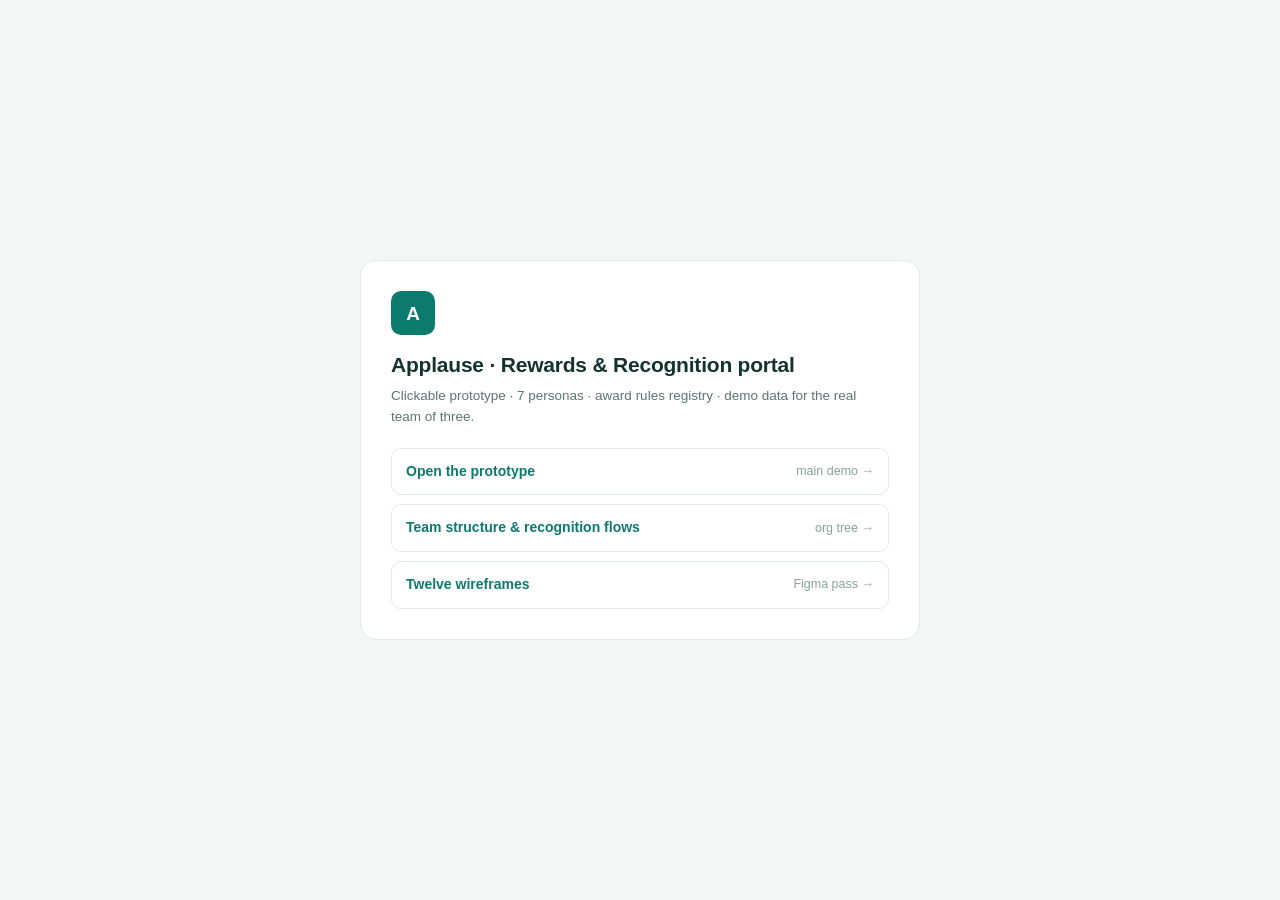
<file: legacy/index.html>
<!DOCTYPE html>
<html lang="en">
<head>
<meta charset="utf-8">
<meta name="viewport" content="width=device-width, initial-scale=1">
<title>RR portal — demo</title>
<style>
  *{box-sizing:border-box;margin:0;padding:0}
  body{
    min-height:100vh;display:grid;place-items:center;
    background:#F3F7F5;color:#14332E;
    font:400 15px/1.55 -apple-system,"Segoe UI",Roboto,Arial,sans-serif;
    padding:24px;
  }
  .card{background:#fff;border:1px solid #E2EAE6;border-radius:16px;max-width:560px;width:100%;padding:30px}
  .mark{width:44px;height:44px;border-radius:10px;background:#0C7A6C;color:#fff;display:grid;place-items:center;font-weight:800;font-size:19px}
  h1{font-size:21px;margin-top:14px;letter-spacing:-.01em}
  p.sub{color:#5E7470;font-size:13.5px;margin-top:4px}
  .links{display:grid;gap:9px;margin-top:20px}
  a{
    display:flex;justify-content:space-between;align-items:center;gap:10px;
    border:1px solid #E2EAE6;border-radius:10px;padding:12px 14px;text-decoration:none;
    color:#0C7A6C;font-weight:600;font-size:14px;
  }
  a:hover{background:#F0F7F5}
  a span{color:#8AA09A;font-weight:400;font-size:12.5px}
</style>
</head>
<body>
<div class="card">
  <span class="mark">A</span>
  <h1>Applause · Rewards &amp; Recognition portal</h1>
  <p class="sub">Clickable prototype · 7 personas · award rules registry · demo data for the real team of three.</p>
  <div class="links">
    <a href="rr-portal-prototype.html">Open the prototype <span>main demo →</span></a>
    <a href="team-structure.html">Team structure &amp; recognition flows <span>org tree →</span></a>
    <a href="rr-wireframes.html">Twelve wireframes <span>Figma pass →</span></a>
  </div>
</div>
</body>
</html>
</file>
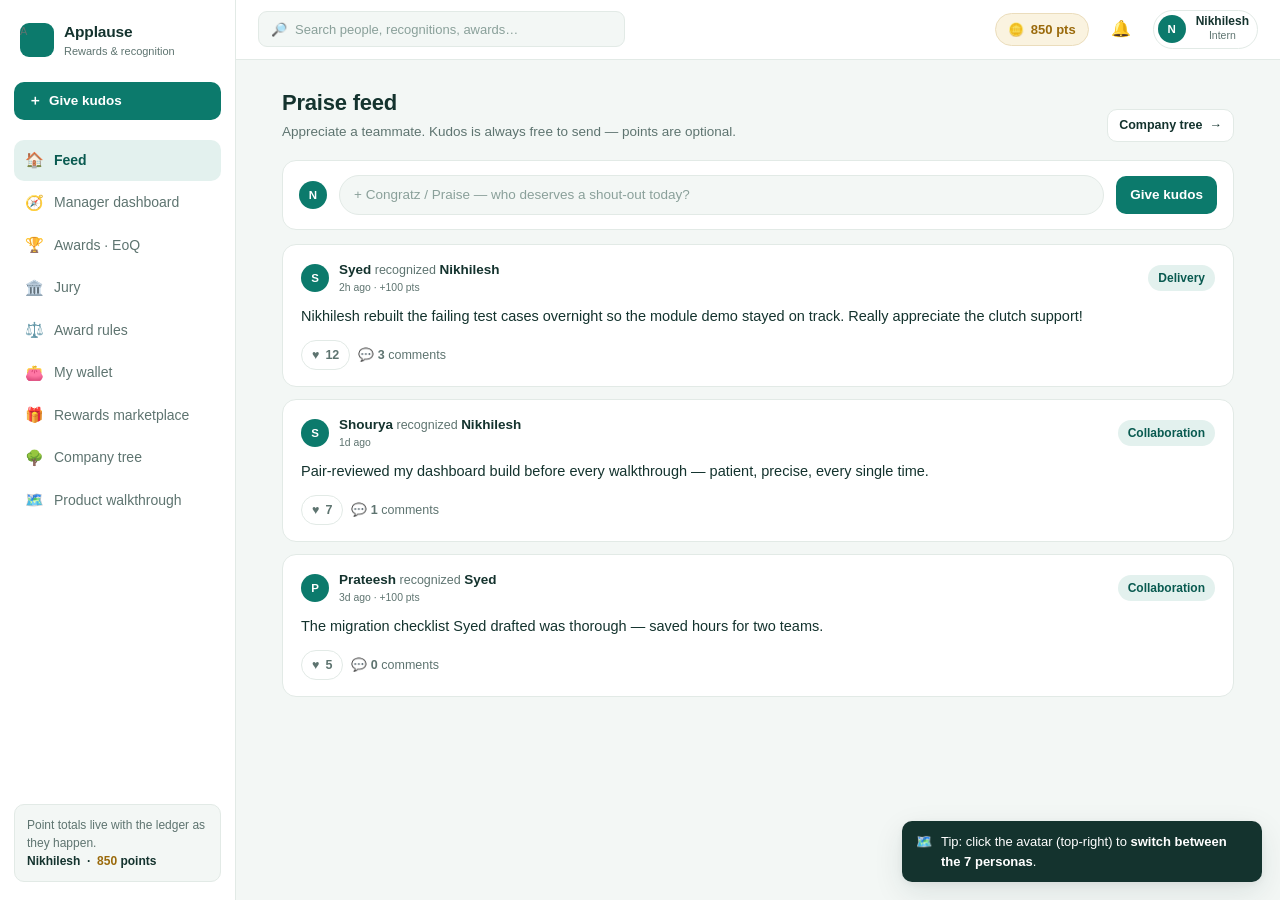
<file: rr-portal-prototype.html>
<!DOCTYPE html>
<html lang="en" dir="ltr">
<head>
<meta charset="utf-8">
<meta name="viewport" content="width=device-width, initial-scale=1">
<title>Applause · Rewards &amp; Recognition portal — clickable prototype</title>
<style>
  :root{
    --bg:#F3F7F5;
    --surface:#FFFFFF;
    --ink:#14332E;
    --muted:#5E7470;
    --faint:#8AA09A;
    --line:#E2EAE6;
    --line-soft:#EDF2F0;
    --teal:#0C7A6C;
    --teal-ink:#095A50;
    --teal-soft:#E3F1EE;
    --gold:#9A6A0B;
    --gold-soft:#FAF3E0;
    --green:#2E7D45;
    --red:#B3403F;
    --red-soft:#F9ECEC;
    --like:#D6455D;
    --shadow:0 10px 30px rgba(20,51,46,.10), 0 2px 8px rgba(20,51,46,.06);
    --r-lg:14px; --r-md:10px; --r-sm:7px;
    color-scheme:light;
  }
  *{box-sizing:border-box;margin:0;padding:0}
  html{scroll-behavior:smooth}
  body{
    background:var(--bg);
    color:var(--ink);
    font:400 14px/1.5 -apple-system,"Segoe UI",Roboto,"Helvetica Neue",Arial,sans-serif;
    font-feature-settings:"tnum" 1;
  }
  button{font:inherit;color:inherit;cursor:pointer;border:0;background:none}
  button:focus-visible,a:focus-visible,input:focus-visible,select:focus-visible,textarea:focus-visible{
    outline:2px solid var(--teal);outline-offset:2px;border-radius:var(--r-sm);
  }
  input,select,textarea{font:inherit;color:inherit}

  /* ================= app shell ================= */
  .app{display:grid;grid-template-columns:236px 1fr;min-height:100vh}
  .sidebar{
    background:var(--surface);border-right:1px solid var(--line);
    padding:18px 14px;display:flex;flex-direction:column;gap:20px;
    position:sticky;top:0;height:100vh;overflow:auto;
  }
  .logo{display:flex;align-items:center;gap:10px;padding:2px 6px}
  .logomark{
    width:34px;height:34px;border-radius:9px;background:var(--teal);color:#fff;
    font-weight:800;font-size:16px;display:grid;place-items:center;flex:none;
  }
  .logo b{font-size:15.5px;letter-spacing:-.01em}
  .logo span{display:block;font-size:11px;color:var(--muted);font-weight:400}
  nav.nav{display:grid;gap:2px}
  .nav button{
    display:flex;align-items:center;gap:10px;width:100%;text-align:left;
    padding:9px 10px;border-radius:var(--r-md);color:var(--muted);
  }
  .nav button:hover{background:var(--line-soft);color:var(--ink)}
  .nav button.active{background:var(--teal-soft);color:var(--teal-ink);font-weight:600}
  .nav .ic{width:20px;display:grid;place-items:center;font-size:15px;opacity:.9}
  .nav .badge{
    margin-left:auto;background:var(--teal);color:#fff;font-size:10.5px;font-weight:700;
    border-radius:99px;min-width:18px;height:18px;display:grid;place-items:center;padding:0 5px;
  }
  .grade{
    margin-top:auto;background:var(--bg);border:1px solid var(--line);
    border-radius:var(--r-md);padding:11px 12px;font-size:12px;color:var(--muted);
  }
  .grade b{color:var(--ink)}
  .grade .pts{font-weight:700;color:var(--gold)}

  .main{display:flex;flex-direction:column;min-width:0}
  .topbar{
    position:sticky;top:0;z-index:40;background:var(--surface);
    border-bottom:1px solid var(--line);
    display:flex;align-items:center;gap:14px;padding:10px 22px;
  }
  .search{
    flex:1;max-width:380px;height:36px;border:1px solid var(--line);border-radius:9px;
    background:var(--bg);display:flex;align-items:center;gap:8px;
    padding:0 12px;color:var(--faint);font-size:13px;
  }
  .spacer{flex:1}
  .pointschip{
    display:flex;align-items:center;gap:7px;background:var(--gold-soft);
    border:1px solid #EBDDBC;color:var(--gold);font-weight:700;font-size:13px;
    border-radius:99px;padding:6px 12px;cursor:pointer;
  }
  .iconbtn{
    position:relative;width:36px;height:36px;border-radius:var(--r-md);
    display:grid;place-items:center;color:var(--muted);font-size:16px;
    border:1px solid transparent;
  }
  .iconbtn:hover{background:var(--line-soft);color:var(--ink)}
  .iconbtn .dot{
    position:absolute;top:5px;right:6px;min-width:16px;height:16px;border-radius:99px;
    background:var(--like);color:#fff;font-size:9.5px;font-weight:700;
    display:grid;place-items:center;padding:0 4px;
  }
  .who{
    display:flex;align-items:center;gap:10px;padding:4px 8px 4px 4px;
    border-radius:99px;border:1px solid var(--line);
  }
  .who:hover{background:var(--line-soft)}
  .avatar{
    width:28px;height:28px;border-radius:50%;display:grid;place-items:center;flex:none;
    font-size:11.5px;font-weight:700;color:#fff;background:var(--teal);
  }
  .avatar.gold{background:#B98A1C}
  .who small{font-size:12px;font-weight:600;line-height:1.1;display:block}
  .who s{text-decoration:none;font-size:10.5px;color:var(--muted);display:block}

  /* ================= views ================= */
  .view{width:100%;max-width:1000px;margin:0 auto;padding:26px 24px 60px}
  .viewtitle{font-size:22px;font-weight:700;letter-spacing:-.01em}
  .viewsub{color:var(--muted);font-size:13.5px;margin-top:3px}
  .vhead{display:flex;align-items:flex-end;justify-content:space-between;gap:14px;margin-bottom:18px;flex-wrap:wrap}
  .card{
    background:var(--surface);border:1px solid var(--line);border-radius:var(--r-lg);
  }
  .pad{padding:18px}
  .grid2{display:grid;grid-template-columns:1fr 1fr;gap:16px}
  .grid3{display:grid;grid-template-columns:repeat(3,1fr);gap:14px}
  @media (max-width:900px){.app{grid-template-columns:64px 1fr}
    .sidebar .lbl,.grade,.who small,.who s{display:none}
    .grid2,.grid3{grid-template-columns:1fr}}
  @media (max-width:640px){.grid2,.grid3{grid-template-columns:1fr}}

  /* chips & buttons */
  .chip{
    display:inline-flex;align-items:center;gap:6px;font-size:12px;font-weight:600;
    color:var(--teal-ink);background:var(--teal-soft);border-radius:99px;padding:4px 10px;
  }
  .chip.gold{color:var(--gold);background:var(--gold-soft)}
  .chip.gray{color:var(--muted);background:var(--line-soft)}
  .chip.red{color:var(--red);background:var(--red-soft)}
  .btn{
    display:inline-flex;align-items:center;gap:7px;font-size:13.5px;font-weight:600;
    border-radius:var(--r-md);padding:9px 14px;transition:transform .08s ease,background .15s ease;
  }
  .btn:active{transform:translateY(1px)}
  .btn.primary{background:var(--teal);color:#fff}
  .btn.primary:hover{background:var(--teal-ink)}
  .btn.ghost{border:1px solid var(--line);background:var(--surface);color:var(--ink)}
  .btn.ghost:hover{background:var(--line-soft)}
  .btn.subtle{background:var(--teal-soft);color:var(--teal-ink)}
  .btn.gold{background:var(--gold);color:#fff}
  .btn.sm{font-size:12.5px;padding:6px 11px}
  .btn[disabled]{opacity:.45;cursor:not-allowed;transform:none}
  .linkbtn{color:var(--teal);font-weight:600;font-size:13px}
  .linkbtn:hover{text-decoration:underline}

  /* feed */
  .composer{
    display:flex;align-items:center;gap:12px;padding:14px 16px;margin-bottom:14px;
  }
  .composer .fake{
    flex:1;background:var(--bg);border:1px solid var(--line);border-radius:99px;
    padding:9px 14px;color:var(--faint);font-size:13.5px;text-align:left;
  }
  .post{padding:16px 18px;margin-bottom:12px}
  .post .ph{display:flex;align-items:center;gap:10px}
  .post .ph .meta{font-size:12.5px;color:var(--muted);line-height:1.3}
  .post .ph b{font-size:13.5px;color:var(--ink)}
  .post .msg{font-size:14.5px;line-height:1.55;margin:10px 0 12px;color:var(--ink)}
  .post .msg .quoted{color:var(--teal-ink);background:var(--teal-soft);border-radius:6px;padding:0 3px}
  .pfoot{display:flex;align-items:center;gap:8px;flex-wrap:wrap}
  .footnum{font-weight:700}
  .stat-inline{display:flex;gap:14px;align-items:center;font-size:12.5px;color:var(--muted)}
  .heartbtn{
    display:inline-flex;align-items:center;gap:6px;border-radius:99px;padding:5px 10px;
    border:1px solid var(--line);font-size:12.5px;font-weight:600;color:var(--muted);
  }
  .heartbtn:hover{border-color:var(--like);color:var(--like)}
  .heartbtn.on{border-color:var(--like);color:var(--like);background:#FDF2F4}

  /* org tree */
  .tree{display:grid;place-items:center;padding:26px 12px 10px}
  .troot{display:grid;justify-items:center}
  .tnode{
    background:var(--surface);border:1px solid var(--line);border-radius:var(--r-md);
    padding:9px 14px;display:flex;align-items:center;gap:9px;min-width:150px;
  }
  .tnode small{color:var(--muted);font-size:11px;display:block}
  .tvl{width:2px;height:22px;background:var(--line)}
  .tbranches{display:flex;gap:34px}
  .tconnecting{height:14px;display:grid;place-items:center}
  .tconnecting .h{width:196px;height:2px;background:var(--line)}
  .syncnote{
    display:flex;gap:10px;align-items:flex-start;background:var(--teal-soft);
    border-radius:var(--r-md);padding:12px 14px;font-size:13px;color:var(--teal-ink);
  }

  /* manager */
  .budgetbar{height:10px;border-radius:99px;background:var(--line);overflow:hidden;margin-top:10px}
  .budgetbar i{display:block;height:100%;background:var(--teal);border-radius:99px;transition:width .4s ease}
  .bignum{font-size:26px;font-weight:700;letter-spacing:-.02em}
  .kv{display:flex;gap:18px;font-size:12.5px;color:var(--muted);margin-top:8px;flex-wrap:wrap}
  .member{
    display:flex;align-items:center;gap:12px;padding:14px 16px;border-top:1px solid var(--line);
  }
  .member:first-child{border-top:0}
  .givepop{
    display:flex;gap:8px;align-items:center;flex-wrap:wrap;margin-top:10px;
    background:var(--bg);border:1px dashed var(--line);border-radius:var(--r-md);padding:10px;
  }
  .amtchip{border:1px solid var(--line);border-radius:99px;padding:5px 11px;font-size:12.5px;font-weight:600;background:#fff}
  .amtchip:hover{border-color:var(--gold);color:var(--gold)}
  .warnbox{
    display:flex;gap:10px;align-items:flex-start;background:var(--red-soft);
    border-radius:var(--r-md);padding:11px 13px;font-size:13px;color:var(--red);
  }

  /* award hub, forms */
  .cand{display:flex;flex-direction:column;gap:9px}
  .aidlg{
    display:flex;flex-direction:column;gap:8px;background:var(--bg);
    border:1px dashed var(--line);border-radius:var(--r-md);padding:12px 14px;
  }
  .airow{display:flex;align-items:center;gap:9px;font-size:13px;color:var(--muted)}
  .airow .tick{width:17px;color:var(--green);font-weight:800;opacity:0}
  .airow.done{color:var(--ink)}
  .airow.done .tick{opacity:1}
  .spin{
    width:13px;height:13px;border-radius:50%;border:2px solid var(--line);
    border-top-color:var(--teal);animation:spin .8s linear infinite;display:inline-block;
  }
  @keyframes spin{to{transform:rotate(360deg)}}
  .field{display:grid;gap:6px;margin-bottom:14px}
  .field label{font-size:12.5px;font-weight:600}
  .field input[type=text],.field select,.field textarea{
    border:1px solid var(--line);border-radius:var(--r-md);padding:9px 12px;background:#fff;
  }
  .field textarea{min-height:96px;resize:vertical;line-height:1.55}
  .fselect{display:flex;gap:6px;flex-wrap:wrap}
  .fchip{border:1px solid var(--line);border-radius:99px;background:#fff;padding:6px 12px;font-size:12.5px;font-weight:600;color:var(--muted)}
  .fchip[aria-pressed="true"]{border-color:var(--teal);background:var(--teal-soft);color:var(--teal-ink)}

  /* timeline */
  .tline{position:relative;padding-left:26px;display:grid;gap:0;margin-top:6px}
  .tline:before{content:"";position:absolute;left:7px;top:10px;bottom:10px;width:2px;background:var(--line)}
  .tstep{position:relative;display:flex;gap:10px;align-items:flex-start;padding:10px 0;flex-wrap:wrap}
  .tstep:before{
    content:"";position:absolute;left:-26px;top:14px;width:16px;height:16px;border-radius:50%;
    background:var(--line);
  }
  .tstep.done:before{background:var(--green)}
  .tstep.now:before{background:var(--teal);box-shadow:0 0 0 4px var(--teal-soft)}
  .tstep .st{width:110px;font-size:11.5px;color:var(--muted);font-weight:600;padding-top:2px}
  .tstep b{font-size:13.5px}

  /* table (jury + ledger) */
  table.tb{width:100%;border-collapse:collapse;font-size:13.5px}
  .tb th{
    text-align:left;font-size:11.5px;color:var(--muted);font-weight:600;
    padding:10px 14px;border-bottom:1px solid var(--line);background:var(--bg);
  }
  .tb td{padding:12px 14px;border-bottom:1px solid var(--line-soft);vertical-align:middle}
  .tb tr:last-child td{border-bottom:0}
  .num{font-feature-settings:"tnum" 1;font-weight:700}
  .neg{color:var(--red)}
  .pos{color:var(--green)}

  /* wallet / market */
  .walcard{display:flex;align-items:center;justify-content:space-between;gap:16px;flex-wrap:wrap}
  .mk{display:flex;flex-direction:column;gap:10px;padding:16px}
  .mk .mkimg{
    height:64px;border-radius:var(--r-md);background:var(--bg);border:1px solid var(--line-soft);
    display:grid;place-items:center;font-size:26px;
  }
  .mkgrid{display:grid;grid-template-columns:repeat(3,1fr);gap:14px}
  @media (max-width:900px){.mkgrid{grid-template-columns:1fr 1fr}}
  @media (max-width:560px){.mkgrid{grid-template-columns:1fr}}

  /* overlays */
  .ovl{
    position:fixed;inset:0;background:rgba(20,51,46,.45);display:grid;place-items:center;
    z-index:80;padding:20px;
  }
  .modal{
    background:var(--surface);border-radius:16px;box-shadow:var(--shadow);
    width:100%;max-width:560px;max-height:calc(100vh - 60px);overflow:auto;
  }
  .modal .mh{
    display:flex;align-items:center;justify-content:space-between;
    padding:16px 18px;border-bottom:1px solid var(--line);position:sticky;top:0;background:var(--surface);
  }
  .modal .mh b{font-size:15.5px}
  .modal .mc{padding:18px}
  .xbtn{width:30px;height:30px;border-radius:8px;display:grid;place-items:center;color:var(--muted)}
  .xbtn:hover{background:var(--line-soft)}

  .drawer{
    position:fixed;inset:0;z-index:80;display:grid;grid-template-columns:1fr 360px;
    pointer-events:none;
  }
  .drawer .shade{background:rgba(20,51,46,.35)}
  .drawer .panel{
    background:var(--surface);border-left:1px solid var(--line);height:100%;
    overflow:auto;pointer-events:auto;box-shadow:var(--shadow);
  }
  .nh{display:flex;align-items:center;justify-content:space-between;padding:15px 16px;border-bottom:1px solid var(--line);position:sticky;top:0;background:var(--surface)}
  .nitem{padding:14px 16px;border-bottom:1px solid var(--line-soft);display:flex;gap:10px;flex-direction:column}
  .nitem b{font-size:13.5px}
  .nitem p{font-size:13px;color:var(--muted);line-height:1.5}

  .panelli{padding:12px 16px;border-bottom:1px solid var(--line-soft)}
  .panelli b{font-size:13.5px}
  .panelli p{font-size:12.5px;color:var(--muted)}

  /* toasts */
  .toasts{position:fixed;right:18px;bottom:18px;display:grid;gap:9px;z-index:120;max-width:360px}
  .toast{
    background:var(--ink);color:#fff;border-radius:var(--r-md);padding:11px 14px;
    font-size:13px;box-shadow:var(--shadow);display:flex;gap:9px;align-items:flex-start;
    animation:tin .18s ease;
  }
  @keyframes tin{from{opacity:0;transform:translateY(6px)}to{opacity:1;transform:none}}
  .toast .tk{color:#8FE3C8;font-weight:700}

  .winnerpass{
    text-align:center;padding:40px 26px;display:grid;gap:8px;justify-items:center;
  }
  .bigmedal{
    width:84px;height:84px;border-radius:50%;background:radial-gradient(circle at 30% 30%,#F3D98B,#B98A1C);
    display:grid;place-items:center;font-size:38px;color:#fff;
    box-shadow:0 12px 30px rgba(154,106,11,.35);
  }
  .confetti{position:absolute;top:-8px;font-size:13px;opacity:.9;animation:fall 2.6s linear forwards}
  @keyframes fall{to{transform:translateY(270px) rotate(540deg);opacity:0}}
  @media (prefers-reduced-motion:reduce){
    *{animation-duration:.01ms !important;transition-duration:.01ms !important}
    html{scroll-behavior:auto}
  }
  [hidden]{display:none !important}
</style>
</head>
<body>
<div class="app">

  <!-- ================= sidebar ================= -->
  <aside class="sidebar">
    <div class="logo">
      <span class="logomark" aria-hidden="true">A</span>
      <div>
        <b>Applause</b>
        <span>Rewards &amp; recognition</span>
      </div>
    </div>

    <button class="btn primary" id="giveKudosBtn">
      <span aria-hidden="true">＋</span> Give kudos
    </button>

    <nav class="nav" aria-label="Main">
      <button data-view="feed" class="active"><span class="ic">🏠</span><span class="lbl">Feed</span></button>
      <button data-view="manager"><span class="ic">🧭</span><span class="lbl">Manager dashboard</span></button>
      <button data-view="awards"><span class="ic">🏆</span><span class="lbl">Awards · EoQ</span></button>
      <button data-view="jury"><span class="ic">🏛️</span><span class="lbl">Jury</span></button>
      <button data-view="rules"><span class="ic">⚖️</span><span class="lbl">Award rules</span></button>
      <button data-view="wallet"><span class="ic">👛</span><span class="lbl">My wallet</span></button>
      <button data-view="market"><span class="ic">🎁</span><span class="lbl">Rewards marketplace</span></button>
      <button data-view="tree"><span class="ic">🌳</span><span class="lbl">Company tree</span></button>
      <button id="guideBtn"><span class="ic">🗺️</span><span class="lbl">Product walkthrough</span></button>
    </nav>

    <div class="grade">
      Point totals live with the ledger as they happen.
      <br><b>Nikhilesh &nbsp;·&nbsp; <span class="pts" id="sidePts">850</span> points</b>
    </div>
  </aside>

  <!-- ================= main ================= -->
  <div class="main">
    <header class="topbar">
      <div class="search" role="search"><span aria-hidden="true">🔎</span> Search people, recognitions, awards…</div>
      <span class="spacer"></span>
      <button class="pointschip" data-view="wallet" title="Open wallet">
        <span aria-hidden="true">🪙</span> <span id="topPts">850 pts</span>
      </button>
      <button class="iconbtn" id="bellBtn" aria-label="Notifications">
        <span aria-hidden="true">🔔</span><span class="dot" id="bellCount" hidden>0</span>
      </button>
      <button class="who" id="roleBtn" aria-haspopup="true" aria-label="Switch persona">
        <span class="avatar" id="roleAv">N</span>
        <span>
          <small id="roleName">Nikhilesh</small>
          <s id="roleRole">Employee · Intern</s>
        </span>
      </button>
    </header>

    <!-- ---------------- FEED ---------------- -->
    <main id="view-feed" class="view" role="region" aria-label="Praise feed">
      <div class="vhead">
        <div>
          <h1 class="viewtitle">Praise feed</h1>
          <p class="viewsub">Appreciate a teammate. Kudos is always free to send — points are optional.</p>
        </div>
        <button class="btn ghost sm" onclick="openView('tree')">Company tree <span aria-hidden="true">→</span></button>
      </div>

      <div class="card composer">
        <span class="avatar" id="composerAv">N</span>
        <button class="fake" id="composerFake">+ Congratz / Praise — who deserves a shout-out today?</button>
        <button class="btn primary" data-open-kudos>Give kudos</button>
      </div>

      <div id="feedlist"></div>
    </main>

    <!-- ---------------- MANAGER ---------------- -->
    <main id="view-manager" class="view" role="region" aria-label="Manager dashboard" hidden>
      <div class="vhead">
        <div>
          <h1 class="viewtitle" id="mgrHead">Manager dashboard</h1>
          <p class="viewsub">Manager reinforcement is where a kudos becomes a habit. The quota pools shown follow the <b>Award rules</b> registry.</p>
        </div>
        <span class="chip">Team Q3 · Feb 2026</span>
      </div>

      <div class="grid2" style="margin-bottom:14px">
        <div class="card pad" id="mBudgetCard" hidden>
          <div style="display:flex;align-items:center;gap:8px;flex-wrap:wrap">
            <b id="bTitle">Monthly reward budget</b>
            <span id="bAwards" style="display:inline-flex;gap:6px;flex-wrap:wrap"></span>
          </div>
          <div class="bignum" id="bUsed" style="margin-top:6px">—</div>
          <div class="budgetbar"><i id="bBar" style="width:0%"></i></div>
          <div class="kv">
            <span>Remaining <b id="bLeft">—</b></span>
          </div>
          <div style="margin-top:12px;display:flex;gap:8px;flex-wrap:wrap">
            <button class="btn ghost sm" id="reqBudgetBtn">Request more budget</button>
          </div>
        </div>
        <div class="card pad">
          <b>Recognition health</b>
          <div class="grid2" style="margin-top:10px">
            <div><div class="bignum" id="teamCount">2</div><div style="color:var(--muted);font-size:12.5px">recognized this quarter</div></div>
            <div><div class="bignum" id="teamKudos">24</div><div style="color:var(--muted);font-size:12.5px">team kudos sent</div></div>
          </div>
          <p style="font-size:12.5px;color:var(--muted);margin-top:10px">People who never get peer kudos appear here — an early signal worth a 1:1 check-in.</p>
        </div>
      </div>

      <div class="card" style="margin-bottom:14px">
        <div class="pad" style="padding-bottom:8px"><b>Team recognitions</b></div>
        <div id="teamRecList"></div>
      </div>

      <div class="card pad" style="display:flex;align-items:center;gap:12px;flex-wrap:wrap;justify-content:space-between">
        <span style="font-size:13.5px;color:var(--muted)">Exceptional quarter? Move someone from count to formal recognition.</span>
        <button class="btn primary" onclick="openView('awards')">Nominate for Employee of the Quarter</button>
      </div>
    </main>

    <!-- ---------------- AWARDS HUB ---------------- -->
    <main id="view-awards" class="view" role="region" aria-label="Awards" hidden>
      <div class="vhead">
        <div>
          <h1 class="viewtitle">Employee of the Quarter</h1>
          <p class="viewsub">Q3 2026 cycle · submissions to the jury close 30 Sep. Anyone can nominate — endorsement and approval follow the company tree.</p>
        </div>
      </div>

      <div class="card pad" style="margin-bottom:14px">
        <div class="syncnote" style="background:var(--bg);color:var(--ink)">
          <span aria-hidden="true">🤖</span>
          <span><b>The AI workflow agent checks nominations</b> — eligibility, evidence, duplicates, policy — and drafts a summary from each candidate's recognition history. It moves the paperwork; the jury still decides.</span>
        </div>
      </div>

      <div class="grid3" id="candGrid" style="margin-bottom:16px"></div>

      <div class="card pad" style="display:flex;justify-content:space-between;align-items:center;gap:12px;flex-wrap:wrap">
        <div>
          <b>Nomination status</b>
          <p style="font-size:12.5px;color:var(--muted)" id="awardStatusLine">No nomination submitted by you this quarter.</p>
        </div>
        <button class="btn subtle" onclick="openView('approval')">Track submission</button>
      </div>

      <div class="card pad" style="margin-top:14px">
        <b>Loop: Q2 winners</b>
        <div class="kv"><span>Nikhilesh · Delivery excellence</span><span>Syed · Customer impact</span><span>Shourya · Innovation</span></div>
      </div>
    </main>

    <!-- ---------------- NOMINATION FORM ---------------- -->
    <main id="view-nominate" class="view" role="region" aria-label="Nomination form" hidden>
      <div class="vhead">
        <div>
          <h1 class="viewtitle">Nominate for Q3 Excellence</h1>
          <p class="viewsub">The form auto-fills the candidate's manager and pulls their recognition record for the jury.</p>
        </div>
      </div>

      <div class="card pad" style="max-width:640px">
        <div class="field">
          <label for="nomCand">Candidate</label>
          <select id="nomCand">
            <option value="Nikhilesh">Nikhilesh · Intern (18 recognitions this quarter)</option>
            <option value="Syed">Syed · Intern (9)</option>
            <option value="Shourya">Shourya · Intern (7)</option>
          </select>
        </div>
        <div class="field">
          <label>Coverage</label>
          <div class="fselect" id="nomCoverage">
            <button class="fchip" aria-pressed="true" type="button">Delivery</button>
            <button class="fchip" aria-pressed="false" type="button">Customer impact</button>
            <button class="fchip" aria-pressed="false" type="button">Collaboration</button>
            <button class="fchip" aria-pressed="false" type="button">Innovation</button>
          </div>
        </div>
        <div class="field">
          <label for="nomJust">Why they deserve it — name the work and its impact</label>
          <textarea id="nomJust" placeholder="e.g. Nikhilesh resolved the failing test suite overnight twice this quarter, keeping the module demo on track…"></textarea>
        </div>

        <div class="aidlg">
          <div style="display:flex;justify-content:space-between;align-items:center">
            <b style="font-size:13px">AI workflow review</b>
            <button class="btn subtle sm" id="runAiBtn" type="button">Run AI review</button>
          </div>
          <div id="aiChecks" style="display:grid;gap:7px;margin-top:2px">
            <div class="airow" data-check="Valid employee · reporting tree"><span class="tick" aria-hidden="true">✓</span> Eligible employee · active in reporting tree</div>
            <div class="airow" data-check="Names work + impact"><span class="tick" aria-hidden="true">✓</span> Justification names the work and its impact</div>
            <div class="airow" data-check="Supporting evidence"><span class="tick" aria-hidden="true">✓</span> Supporting evidence found in recognition history</div>
            <div class="airow" data-check="No duplicate nomination"><span class="tick" aria-hidden="true">✓</span> No duplicate nomination this cycle</div>
            <div class="airow" data-check="Policy compliance"><span class="tick" aria-hidden="true">✓</span> Policy compliance · awards guidelines</div>
          </div>
          <div id="aiSummary" hidden style="background:#fff;border:1px solid var(--line);border-radius:var(--r-md);padding:12px;font-size:13px;line-height:1.55">
            <b>AI summary for the jury</b><br>
            <span id="aiSummaryText"></span>
          </div>
        </div>

        <div style="display:flex;justify-content:flex-end;gap:8px;margin-top:14px">
          <button class="btn ghost" onclick="openView('awards')">Back</button>
          <button class="btn primary" id="submitNom" disabled>Submit nomination</button>
        </div>
      </div>
    </main>

    <!-- ---------------- APPROVAL ---------------- -->
    <main id="view-approval" class="view" role="region" aria-label="Approval" hidden>
      <div class="vhead">
        <div>
          <h1 class="viewtitle">Nomination · track &amp; approve</h1>
          <p class="viewsub">Routing follows the company tree automatically. Endorsement lets peers add weight without a second nomination.</p>
        </div>
        <span class="chip" id="nomChip">Q3 Excellence · draft</span>
      </div>

      <div class="grid2">
        <div class="card pad">
          <b>Approval chain</b>
          <div class="tline" id="tl" style="margin-top:8px"></div>
          <div id="mgrActions" style="display:flex;gap:8px;margin-top:12px;flex-wrap:wrap">
            <button class="btn primary" id="approveBtn">Approve</button>
            <button class="btn ghost" id="changesBtn">Request changes</button>
            <button class="btn ghost" id="rejectBtn">Reject</button>
          </div>
        </div>

        <div>
          <div class="card pad" style="margin-bottom:14px">
            <b>Candidate</b>
            <div style="display:flex;align-items:center;gap:12px;margin-top:10px">
              <span class="avatar" style="width:40px;height:40px;font-size:14px" id="nomAv">N</span>
              <div>
                <b id="nomName" style="display:block">Nikhilesh</b>
                <span style="font-size:12.5px;color:var(--muted)" id="nomMeta">Intern · reports to Prateesh</span>
              </div>
            </div>
            <p style="font-size:13px;color:var(--muted);margin-top:12px;line-height:1.55" id="nomJustText">No justification yet — the AI review unlocks once you write one.</p>
          </div>

          <div class="card pad">
            <b>Endorsements</b>
            <div style="display:flex;align-items:center;gap:10px;margin-top:10px;flex-wrap:wrap">
              <span class="chip" id="endorseCount">+6 peers</span>
              <button class="btn ghost sm" id="endorseBtn">Endorse</button>
            </div>
            <p style="font-size:12.5px;color:var(--muted);margin-top:10px">
              An intern nominated; Prateesh can add weight by endorsing instead of duplicating the paperwork.
            </p>
          </div>
        </div>
      </div>
    </main>

    <!-- ---------------- JURY ---------------- -->
    <main id="view-jury" class="view" role="region" aria-label="Jury" hidden>
      <div class="vhead">
        <div>
          <h1 class="viewtitle">Jury dashboard</h1>
          <p class="viewsub">Everything a jury needs on one row — then they vote. AI output informs the vote; it never casts it.</p>
        </div>
        <button class="btn primary" id="declareBtn" hidden>Declare winner</button>
      </div>

      <div class="card" style="margin-bottom:14px">
        <table class="tb">
          <thead>
            <tr><th>Candidate</th><th>Recognitions</th><th>Impact</th><th>AI check</th><th>Endorsed</th><th>Vote</th></tr>
          </thead>
          <tbody id="juryRows"></tbody>
        </table>
      </div>

      <div class="card pad" id="juryDetail"></div>
    </main>

    <!-- ---------------- WALLET ---------------- -->
    <main id="view-wallet" class="view" role="region" aria-label="Wallet" hidden>
      <div class="vhead">
        <div>
          <h1 class="viewtitle">My wallet</h1>
          <p class="viewsub">Every point in and out — kudos rewards, manager boosts, EoQ awards, redemptions.</p>
        </div>
        <button class="btn gold" onclick="openView('market')">Redeem in marketplace <span aria-hidden="true">→</span></button>
      </div>

      <div class="grid2" style="margin-bottom:14px">
        <div class="card pad walcard">
          <div>
            <div style="color:var(--muted);font-size:12.5px;font-weight:600">Available points</div>
            <div class="bignum" id="walBal" style="color:var(--gold)">—</div>
          </div>
          <div class="kv" style="margin:0;gap:14px">
            <span><span class="pos">+</span> <b id="walEarn">850</b> earned</span>
            <span><span class="neg">−</span> <b id="walRed">0</b> redeemed</span>
          </div>
        </div>
        <div class="card pad">
          <b>How points arrive</b>
          <div class="kv">
            <span>🤝 Peer recognition <b class="num" style="margin-left:6px">0–100</b></span>
            <span>⚡ Manager boost <b class="num" style="margin-left:6px">100–1,000</b></span>
            <span>📊 Quarterly <b class="num" style="margin-left:6px">2,500</b></span>
            <span>🏆 EoQ award <b class="num" style="margin-left:6px">5,000</b></span>
            <span>🌟 Annual Pride <b class="num" style="margin-left:6px">10,000</b></span>
          </div>
        </div>
      </div>

      <div class="card">
        <div class="pad" style="padding-bottom:6px"><b>Ledger</b></div>
        <table class="tb">
          <thead><tr><th>Change</th><th>Why</th><th>When</th><th style="text-align:right">Balance</th></tr></thead>
          <tbody id="ledgerRows"></tbody>
        </table>
      </div>
    </main>

    <!-- ---------------- MARKET ---------------- -->
    <main id="view-market" class="view" role="region" aria-label="Rewards marketplace" hidden>
      <div class="vhead">
        <div>
          <h1 class="viewtitle">Rewards marketplace</h1>
          <p class="viewsub">10 points = ₹1. Vouchers and perks, delivered by the configured partner catalogue.</p>
        </div>
        <span class="chip gold">Balance · <span id="mktPts">—</span></span>
      </div>

      <div class="mkgrid" id="mktGrid"></div>
    </main>

    <!-- ---------------- TREE ---------------- -->
    <main id="view-tree" class="view" role="region" aria-label="Company tree" hidden>
      <div class="vhead">
        <div>
          <h1 class="viewtitle">Company tree</h1>
          <p class="viewsub">Synced from the HR directory every night — it knows who reports to whom before anyone clicks.</p>
        </div>
      </div>

      <div class="tree card" style="padding:30px 16px">
        <div class="troot">
          <div class="tnode"><span class="avatar gold">P</span><span><b>Prastina</b><small>Manager L3 · org head</small></span></div>
          <div class="tvl"></div>
          <div class="tbranches">
            <div class="tnode"><span class="avatar gold">S</span><span><b>Shan</b><small>Manager L2 · senior manager</small></span></div>
            <div class="tnode"><span class="avatar gold">P</span><span><b>Prateesh</b><small>Manager L1 · the 3 interns</small></span></div>
          </div>
          <div class="tconnecting"><span class="h"></span></div>
          <div class="tbranches">
            <div class="tnode"><span class="avatar">N</span><span><b>Nikhilesh</b><small>Intern</small></span></div>
            <div class="tnode"><span class="avatar">S</span><span><b>Syed</b><small>Intern</small></span></div>
            <div class="tnode"><span class="avatar">S</span><span><b>Shourya</b><small>Intern</small></span></div>
          </div>
        </div>
      </div>

      <div class="grid2" style="margin-top:14px">
        <div class="card pad">
          <div class="syncnote" style="background:none;padding:0">
            <span aria-hidden="true">🌐</span>
            <span><b>What sync decides here:</b> peer kudos to any intern notifies Prateesh; boost quarters come out of Prateesh's quota pool; EoQ flows Shan → Prastina → the awards office — the tree, not the person, decides.</span>
          </div>
        </div>
        <div class="card pad">
          <div class="syncnote" style="background:none;padding:0">
            <span aria-hidden="true">🔐</span>
            <span><b>Fresh from HR:</b> joins, exits and transfers change notification and approval routing the next morning — no manual admin in the portal.</span>
          </div>
        </div>
      </div>
    </main>

    <!-- ---------------- AWARD RULES (Admin/HR) ---------------- -->
    <main id="view-rules" class="view" role="region" aria-label="Award rules" hidden>
      <div class="vhead">
        <div>
          <h1 class="viewtitle">Award rules — the quota registry</h1>
          <p class="viewsub">Every award declares who gives it, its approval route, and <b>which manager carries the quota</b>. The carrier can differ per award — flip one and the whole flow follows.</p>
        </div>
        <span class="chip">Admin · HR view</span>
      </div>

      <div class="card">
        <table class="tb">
          <thead>
            <tr><th>Award</th><th>Given by</th><th>Approval route</th><th>Quota carrier</th><th style="text-align:right">Carrier pool</th></tr>
          </thead>
          <tbody id="rulesBody"></tbody>
        </table>
      </div>

      <div class="syncnote card" style="margin-top:14px;padding:14px">
        <span aria-hidden="true">💡</span>
        <span><b>The emids rule:</b> the quota-owning manager is not one fixed person — <b>each award type names its own carrier</b>.
        Boost rides with Prateesh (L1), Quarterly with Shan (L2), Annual with Prastina (L3), the EoQ payout with the awards office.
        Change a carrier here and every give/approval flow reads the new rule immediately.</span>
      </div>
    </main>

  </div>
</div>

<!-- ================= kudos modal ================= -->
<div class="ovl" id="mkudos" hidden>
  <div class="modal" role="dialog" aria-modal="true" aria-label="Give kudos">
    <div class="mh"><b>Give kudos</b><button class="xbtn" data-close="mkudos" aria-label="Close">✕</button></div>
    <div class="mc">
      <div class="field">
        <label for="kto">Whom are you recognizing?</label>
        <input type="text" id="kto" list="peopleList" placeholder="Search people… e.g. Syed" autocomplete="off">
        <datalist id="peopleList">
          <option value="Nikhilesh"><option value="Syed"><option value="Shourya">
          <option value="Prateesh"><option value="Prastina"><option value="Shan">
        </datalist>
      </div>
      <div class="field">
        <label>Category</label>
        <div class="fselect" id="kCats">
          <button class="fchip" aria-pressed="true" type="button">Collaboration</button>
          <button class="fchip" aria-pressed="false" type="button">Innovation</button>
          <button class="fchip" aria-pressed="false" type="button">Delivery</button>
          <button class="fchip" aria-pressed="false" type="button">Customer impact</button>
        </div>
      </div>
      <div class="field">
        <label for="kmsg">message</label>
        <textarea id="kmsg" maxlength="400" placeholder="What did they do, and what did it unblock?"></textarea>
      </div>

      <div class="aidlg" style="margin-bottom:14px">
        <b style="font-size:13px">AI agent check</b>
        <div id="kAi" style="font-size:13px;color:var(--muted)">Start writing — the agent checks specificity, tone and policy as you type.</div>
        <div id="kAiList" style="display:grid;gap:6px">
          <div class="airow" data-k="Names a real contribution"><span class="tick" aria-hidden="true">✓</span> Names a real contribution</div>
          <div class="airow" data-k="Positive tone"><span class="tick" aria-hidden="true">✓</span> Positive tone · clean language</div>
          <div class="airow" data-k="Recipient matches directory"><span class="tick" aria-hidden="true">✓</span> Recipient matches the employee directory</div>
        </div>
      </div>

      <div class="field">
        <button class="fchip" id="attachBtn" type="button" aria-pressed="false" style="background:var(--gold-soft);border-color:#EBDDBC;color:var(--gold)">🎁 Attach a reward (optional)</button>
        <div id="kRewards" hidden class="givepop" style="margin-top:8px">
          <span style="font-size:12.5px;color:var(--muted)">Peer cap <b>100 pts</b> — kudos stays free-to-give</span>
          <span class="spacer"></span>
          <button class="amtchip" data-amt="25" type="button">25</button>
          <button class="amtchip" data-amt="50" type="button">50</button>
          <button class="amtchip" data-amt="100" type="button">100</button>
          <span id="kAmt" style="font-size:13px;font-weight:700;color:var(--gold)"></span>
        </div>
      </div>

      <div style="display:flex;justify-content:flex-end;gap:8px">
        <button class="btn ghost" data-close="mkudos">Cancel</button>
        <button class="btn primary" id="kSend">Send recognition</button>
      </div>
    </div>
  </div>
</div>

<!-- ================= redeem modal ================= -->
<div class="ovl" id="mredeem" hidden>
  <div class="modal" role="dialog" aria-modal="true" aria-label="Confirm redemption" style="max-width:440px">
    <div class="mh"><b>Confirm redemption</b><button class="xbtn" data-close="mredeem" aria-label="Close">✕</button></div>
    <div class="mc">
      <div style="display:flex;align-items:center;gap:14px;margin-bottom:14px">
        <span class="mkimg" id="rdIcon" style="width:64px;height:64px;display:grid;place-items:center;font-size:26px;background:var(--bg);border:1px solid var(--line);border-radius:12px">🎟️</span>
        <div>
          <b id="rdName" style="display:block;font-size:15px">—</b>
          <span style="color:var(--muted);font-size:13px" id="rdCost">—</span>
        </div>
      </div>
      <div style="background:var(--bg);border-radius:var(--r-md);padding:12px 14px;font-size:13.5px;display:grid;gap:5px">
        <div style="display:flex;justify-content:space-between"><span>Balance now</span><b id="rdBalNow">—</b></div>
        <div style="display:flex;justify-content:space-between"><span>Redeeming</span><b class="neg" id="rdDeduct">—</b></div>
        <div style="display:flex;justify-content:space-between;border-top:1px solid var(--line);padding-top:6px"><span>Balance after</span><b class="pos" id="rdBalAfter">—</b></div>
      </div>
      <div style="display:flex;justify-content:flex-end;gap:8px;margin-top:16px">
        <button class="btn ghost" data-close="mredeem">Not now</button>
        <button class="btn primary" id="rdGo">Redeem</button>
      </div>
    </div>
  </div>
</div>

<!-- ================= redemption success ================= -->
<div class="ovl" id="mdone" hidden>
  <div class="modal" role="dialog" aria-modal="true" aria-label="Redemption done" style="max-width:400px;text-align:center">
    <div class="mc" style="padding:26px">
      <div style="font-size:40px">🎊</div>
      <b style="font-size:17px;display:block;margin-top:6px">Voucher is on its way</b>
      <p style="color:var(--muted);font-size:13.5px;margin-top:4px" id="dnTxt">—</p>
      <span style="display:inline-block;margin-top:12px;background:var(--bg);border:1px dashed var(--line);border-radius:9px;padding:8px 12px;font-weight:700;letter-spacing:.08em" id="dnCode">APPL-XXXX</span>
      <div style="margin-top:16px"><button class="btn primary" data-close="mdone">Done</button></div>
    </div>
  </div>
</div>

<!-- ================= winner overlay ================= -->
<div class="ovl" id="mwin" hidden>
  <div class="modal" role="dialog" aria-modal="true" aria-label="Winner" style="max-width:460px;position:relative;overflow:hidden">
    <div class="winnerpass">
      <span class="bigmedal" aria-hidden="true">🏆</span>
      <span class="chip gold" style="font-size:12px">Q3 Excellence Award · Employee of the Quarter</span>
      <b style="font-size:22px" id="winName">Nikhilesh</b>
      <p style="color:var(--muted);max-width:330px" id="winWhy">—</p>
      <span class="chip" style="font-size:13px">+5,000 points posted to the wallet ledger</span>
      <div style="display:flex;gap:8px;margin-top:10px">
        <button class="btn primary" id="winWallet">Open wallet</button>
        <button class="btn ghost" data-close="mwin">Close</button>
      </div>
    </div>
  </div>
</div>

<!-- ================= notifications drawer ================= -->
<div class="drawer" id="notif" hidden>
  <div class="shade" data-close="notif"></div>
  <div class="panel" role="dialog" aria-modal="true" aria-label="Notifications">
    <div class="nh"><b>Notifications</b><button class="xbtn" data-close="notif" aria-label="Close">✕</button></div>
    <div id="notifList"></div>
  </div>
</div>

<!-- ================= persona switcher drawer ================= -->
<div class="drawer" id="pmenu" hidden>
  <div class="shade" data-close="pmenu"></div>
  <div class="panel" role="dialog" aria-modal="true" aria-label="Switch persona">
    <div class="nh"><b>Switch persona — the 7 roles</b><button class="xbtn" data-close="pmenu" aria-label="Close">✕</button></div>
    <p style="padding:12px 16px;font-size:12.5px;color:var(--muted);border-bottom:1px solid var(--line-soft)">
      One team, seven points of view. The tree maps every persona to a real person:
      <b>Prastina</b> → L3, <b>Shan</b> → L2, <b>Prateesh</b> → L1 &amp; budget, interns → employee/peer, the awards office → Admin/HR.
    </p>
    <div id="pmenuList"></div>
  </div>
</div>

<!-- ================= walkthrough drawer ================= -->
<div class="drawer" id="guide" hidden>
  <div class="shade" data-close="guide"></div>
  <div class="panel" role="dialog" aria-modal="true" aria-label="Product walkthrough">
    <div class="nh"><b>Product walkthrough — the one-sentence journey</b><button class="xbtn" data-close="guide" aria-label="Close">✕</button></div>
    <p style="padding:14px 16px;font-size:13px;color:var(--muted);border-bottom:1px solid var(--line-soft)">
      An employee recognizes a colleague in seconds; the system resolves the manager through the company tree;
      the AI agent validates and routes the workflow; exceptional work is nominated for quarterly awards;
      winners earn points — collected in a wallet and redeemed in the marketplace.
    </p>
    <div id="guideList"></div>
  </div>
</div>

<div class="toasts" id="toasts" aria-live="polite"></div>

<script>
/* ============================================================
   Applause · clickable R&R prototype — demo state & wiring
   ============================================================ */
const fmt = n => n.toLocaleString('en-IN');
const $ = s => document.querySelector(s);
const $$ = s => [...document.querySelectorAll(s)];

/* ---------- personas (the 7) + real team ---------- */
const PERSONAS = [
  {pid:'employee', label:'Employee',                    who:'Receives awards · earns and spends points', roleKey:'Nikhilesh'},
  {pid:'employee2',label:'Employee',                    who:'Second employee lens — same keys as Nikhilesh', roleKey:'Shourya'},
  {pid:'peer',     label:'Peer Employee',               who:'Peer kudos · attaches ≤100-pt peer rewards', roleKey:'Syed'},
  {pid:'l1',       label:'Manager L1',                  who:'Manager of three · carries the Manager boost quota', roleKey:'Prateesh'},
  {pid:'l2',       label:'Manager L2',                  who:'Senior manager · carries Quarterly Excellence quota', roleKey:'Shan'},
  {pid:'l3',       label:'Manager L3',                  who:'Org head · carries Annual Pride quota', roleKey:'Prastina'},
  {pid:'qb',       label:'Manager with Quota & Budget', who:'The quota-holder who changes per award — see Award rules', roleKey:'Prateesh', lens:'rules'},
  {pid:'admin',    label:'Admin / HR',                  who:'Rules, quota pools, ballot clearance, jury chair', roleKey:'OFFICE', lens:'rules'},
];
const ROLES = {
  Nikhilesh:{name:'Nikhilesh', init:'N', cls:'',     role:'Intern',                          persona:'employee'},
  Syed:     {name:'Syed',      init:'S', cls:'',     role:'Intern',                          persona:'peer'},
  Shourya:  {name:'Shourya',   init:'S', cls:'',     role:'Intern',                          persona:'employee'},
  Prateesh: {name:'Prateesh',  init:'P', cls:'gold', role:'Manager L1 · budget owner',       persona:'l1'},
  Shan:     {name:'Shan',      init:'S', cls:'gold', role:'Manager L2 · senior manager',     persona:'l2'},
  Prastina: {name:'Prastina',  init:'P', cls:'gold', role:'Manager L3 · org head',           persona:'l3'},
  OFFICE:   {name:'Awards office', init:'⚖', cls:'gold', role:'Admin / HR · jury chair',     persona:'admin'},
};
const DIR = ['Nikhilesh','Syed','Shourya','Prateesh','Prastina','Shan'];
const WALLET_OWNER = 'Nikhilesh';
/* which manager carries each award's quota — edit right here or in Award rules */
const AWARDS = [
  {id:'kudos',  icon:'🤝', name:'Kudos thanks',          p:'free',       given:'Anyone (Employee · Peer)',   route:['No approval — always free'], carrier:'',   note:'Recognition and money are separate by design'},
  {id:'peer',   icon:'🎁', name:'Peer reward',           p:'≤ 100 pts',  given:'Peer / Employee',            route:['Cap check (auto · max 100)'], carrier:'OFFICE', note:'Paid from the program pool'},
  {id:'boost',  icon:'⚡', name:'Manager boost',         p:'100–1,000',  given:'Manager L1',                 route:['Pool guard (10,000/mo)'],    carrier:'Prateesh', note:'Deducted live from the carrier pool'},
  {id:'quarterly', icon:'📊', name:'Quarterly Excellence', p:'2,500',   given:'Manager L1 (above boost)',   route:['L1 draft','L2 approval','carrier deduct'], carrier:'Shan'},
  {id:'annual', icon:'🌟', name:'Annual Pride',          p:'10,000',     given:'Managers L2 / L3',           route:['L2 review','L3 approval','carrier deduct'], carrier:'Prastina'},
  {id:'eoc',    icon:'🏆', name:'Employee of the Quarter', p:'5,000',    given:'Nomination (manager/peer)',  route:['AI review','L1 (intern nomination)','L2','L3','Office clears · ballot','Jury votes'], carrier:'OFFICE'},
];
const CARRIER_POOL = {
  Prateesh:{label:'Prateesh · L1 pool', total:10000, used:6500},
  Prastina:{label:'Prastina · L3 pool', total:50000, used:20000},
  Shan:    {label:'Shan · L2 pool',     total:25000, used:9000},
  OFFICE:  {label:'Awards office pool', total:40000, used:12000},
};

const S = {
  role:'Nikhilesh',
  persona:'employee',
  points:850, earned:850, redeemed:0,
  ledger:[
    {v:+500, why:'Welcome bonus',            when:'12 Jun'},
    {v:+350, why:'Spot award · FixIt Friday',when:'28 Jul'},
  ],
  posts:[
    {id:1,by:'Syed',to:'Nikhilesh',cat:'Delivery',
     msg:'Nikhilesh rebuilt the failing test cases overnight so the module demo stayed on track. Really appreciate the clutch support!',
     pts:100,likes:12,liked:false,comments:3,time:'2h ago'},
    {id:2,by:'Shourya',to:'Nikhilesh',cat:'Collaboration',
     msg:'Pair-reviewed my dashboard build before every walkthrough — patient, precise, every single time.',
     pts:0,likes:7,liked:false,comments:1,time:'1d ago'},
    {id:3,by:'Prateesh',to:'Syed',cat:'Collaboration',
     msg:'The migration checklist Syed drafted was thorough — saved hours for two teams.',
     pts:100,likes:5,liked:false,comments:0,time:'3d ago'},
  ],
  endorse:{count:6,mine:false},
  nom:{state:'draft',cand:'Nikhilesh',just:'',route:null,step:0,nomBy:null},
  votes:new Set(),
  winner:false,
  notifs:{
    Nikhilesh:[{b:'You were recognized by Syed',p:'“…rebuilt the failing test cases overnight…” · +100 peer pts landed in the wallet.',t:'now'}],
    Syed:[
      {b:'Prateesh gave you a boost',p:'“…migration checklist was thorough…” · +100 from the L1 quota pool.',t:'3d ago'},
    ],
    Shourya:[{b:'Q3 award intake is open',p:'Recognition history builds the nomination evidence — keep the kudos coming.',t:'today'}],
    Prateesh:[
      {b:'Syed recognized Nikhilesh',p:'Delivery · “rebuilt the failing test cases” · +100 peer pts. Boost or endorse from your dashboard.',t:'2h ago'},
      {b:'Q3 nomination might be due',p:'Nikhilesh carries 18 recognitions this quarter — a strong EoQ signal.',t:'today'}
    ],
    Shan:[
      {b:'A nomination may reach you',p:'Employee-of-the-Quarter files pass your desk (L2) before Prastina.',t:'today'}
    ],
    Prastina:[{b:'Org-head approvals',p:'Annual Pride and cleared EoQ finals wait on you before the awards office.',t:'today'}],
    OFFICE:[{b:'Q3 ballot will close 30 Sep',p:'Jury fills up as nominations clear the tree — office clears the ballot last.',t:'today'}],
  },
  unread:{Nikhilesh:0,Syed:0,Shourya:0,Prateesh:1,Prastina:1,Shan:0,OFFICE:1},
  mkt:[
    {id:'amz500', icon:'📦', name:'₹500 Amazon voucher',  cost:1000},
    {id:'fk2k',   icon:'🛒', name:'₹2,000 Flipkart card', cost:4000},
    {id:'swig',   icon:'🍛', name:'₹300 Swiggy order',    cost:600},
    {id:'movie',  icon:'🎬', name:'Movie night · 2 seats',cost:500},
    {id:'coffee', icon:'☕', name:'Specialty coffee · ₹200',cost:200},
  ],
};

/* ---------- utils ---------- */
function toast(m, key='✓'){
  const t=document.createElement('div'); t.className='toast';
  t.innerHTML=`<span class="tk">${key}</span><span>${m}</span>`;
  $('#toasts').appendChild(t); setTimeout(()=>t.remove(),4200);
}
function ledBal(){ // running balance ascending
  let bal=0;
  return S.ledger.map(e=>{bal+=e.v;return{...e,bal}});
}
function credit(v,why,when='just now',quiet=false){
  S.points+=v; S.earned+=v; S.ledger.push({v:+v,why,when});
  syncWallet(); if(!quiet) toast(`<b>+${fmt(v)}</b> points added to ${WALLET_OWNER}'s wallet — now ${fmt(S.points)}.`);
}
function debit(v,why,when='just now'){
  S.points-=v; S.redeemed+=v; S.ledger.push({v:-v,why,when});
  syncWallet();
}

/* ---------- topbar sync ---------- */
function syncWallet(){
  $('#topPts').textContent = fmt(S.points)+' pts';
  $('#sidePts').textContent = fmt(S.points);
  $('#walBal').textContent = fmt(S.points);
  $('#walEarn').textContent = fmt(S.earned);
  $('#walRed').textContent = fmt(S.redeemed);
  $('#mktPts').textContent = fmt(S.points);
  const rows=[...ledBal()].reverse().map(e=>`
    <tr>
      <td class="num ${e.v>0?'pos':'neg'}">${e.v>0?'+':''}${fmt(e.v)}</td>
      <td>${e.why}</td>
      <td style="color:var(--muted)">${e.when}</td>
      <td class="num" style="text-align:right">${fmt(e.bal)}</td>
    </tr>`).join('');
  $('#ledgerRows').innerHTML = rows;
}
function syncRole(){
  const r=ROLES[S.role];
  $('#roleName').textContent=r.name; $('#roleRole').textContent=r.role;
  $('#roleAv').textContent=r.init; $('#roleAv').className='avatar '+r.cls;
  $('#composerAv').textContent=r.init; $('#composerAv').className='avatar '+r.cls;
  $('#bellCount').hidden = !(S.unread[S.role]>0);
  if(S.unread[S.role]>0) $('#bellCount').textContent=S.unread[S.role];
}

/* ---------- nav ---------- */
function openView(v){
  $$('.view[id^=view-]').forEach(el=>el.hidden=true);
  const el=$('#view-'+v); if(el) el.hidden=false;
  $$('.nav [data-view]').forEach(b=>b.classList.toggle('active',b.dataset.view===v));
  if(v==='manager') renderManager();
  if(v==='awards')  renderAwards();
  if(v==='jury')    renderJury();
  if(v==='approval') renderApproval();
  if(v==='rules'&&typeof renderRules==='function') renderRules();
}
document.addEventListener('click',e=>{
  const nb=e.target.closest('[data-view]');
  if(nb){openView(nb.dataset.view);}
  const cb=e.target.closest('[data-close]');
  if(cb){$('#'+cb.dataset.close).hidden=true;}
});
$('#giveKudosBtn').addEventListener('click',openKudos);
$('#composerFake').addEventListener('click',openKudos);
$('#guideBtn').addEventListener('click',()=>{renderGuide();$('#guide').hidden=false;});
$('#bellBtn').addEventListener('click',()=>{
  S.unread[S.role]=0; syncRole(); renderNotifs(); $('#notif').hidden=false;
});

/* ---------- feed ---------- */
function renderFeed(){
  $('#feedlist').innerHTML = S.posts.map(p=>`
    <article class="card post">
      <div class="ph">
        <span class="avatar">${ROLES[p.by]?.init||'⭐'}</span>
        <div class="meta">
          <b>${p.by}</b> recognized <b>${p.to}</b><br>
          <small>${p.time}${p.pts?` · +${fmt(p.pts)} pts`:''}</small>
        </div>
        <span class="chip" style="margin-left:auto">${p.cat}</span>
      </div>
      <p class="msg">${p.msg}</p>
      <div class="pfoot">
        <button class="heartbtn ${p.liked?'on':''}" data-like="${p.id}" aria-pressed="${p.liked}">
          <span aria-hidden="true">♥</span><span class="footnum">${p.likes}</span>
        </button>
        <span style="font-size:12.5px;color:var(--muted)">💬 <span class="footnum">${p.comments}</span> comments</span>
        ${p.official?`<span class="chip gold">Official award</span>`:''}
      </div>
    </article>`).join('');
}
document.addEventListener('click',e=>{
  const hb=e.target.closest('[data-like]');
  if(hb){
    const p=S.posts.find(x=>String(x.id)===hb.dataset.like);
    p.liked=!p.liked; p.likes+=p.liked?1:-1; renderFeed();
    if(!$('#view-manager').hidden)renderManager();
  }
});

/* ---------- kudos modal ---------- */
let kCat='Collaboration', kAmtVal=0;
function openKudos(){
  $('#mkudos').hidden=false;
  $('#kto').value=''; $('#kmsg').value=''; kAmtVal=0;
  $('#kmsg').focus();
}
$('#kCats').addEventListener('click',e=>{
  const c=e.target.closest('.fchip'); if(!c)return;
  kCat=c.textContent.trim();
  $$('#kCats .fchip').forEach(x=>x.setAttribute('aria-pressed',x===c));
});
$('#nomCoverage').addEventListener('click',e=>{
  const c=e.target.closest('.fchip'); if(!c)return;
  $$('#nomCoverage .fchip').forEach(x=>x.setAttribute('aria-pressed',x===c));
});
$('#attachBtn').addEventListener('click',()=>{
  const on=$('#attachBtn').getAttribute('aria-pressed')==='true';
  $('#attachBtn').setAttribute('aria-pressed',String(!on));
  $('#kRewards').hidden=on; if(on){kAmtVal=0;$('#kAmt').textContent='';}
});
$$('#kRewards .amtchip').forEach(b=>b.addEventListener('click',()=>{
  kAmtVal=+b.dataset.amt; $('#kAmt').textContent='+'+kAmtVal+' pts';
}));
const VAGUE=/^\s*(a )?(reall?y)?\s*(good|nice|great|awesome|helpful|excellent|the best)[\w\s.!?]*$/i;
function kudosCheck(){
  const msg=$('#kmsg').value.trim(), to=$('#kto').value.trim();
  const bars=$$('#kAiList .airow');
  bars.forEach(b=>b.classList.remove('done'));
  const ai=$('#kAi');
  if(!msg){
    ai.style.color='var(--muted)';
    ai.textContent='Start writing — the agent checks specificity, tone and policy as you type.';
    return;
  }
  const specific=msg.length>=30 && !VAGUE.test(msg);
  if(!specific){
    bars[1].classList.add('done');
    ai.style.color='var(--red)';
    ai.innerHTML=`<b>Recognition could be more specific.</b> Tell us what ${to||'they'} did and what impact it created — the agent will re-validate as you edit.`;
  }else{
    bars.forEach(b=>b.classList.add('done'));
    ai.style.color='var(--green)';
    if(DIR.map(d=>d.toLowerCase()).includes(to.toLowerCase())){
      ai.textContent='✓ Valid employee · ✓ positive tone · ✓ specific contribution — ready to send.';
    }else{
      ai.style.color='var(--red)';
      ai.textContent='✓ Specific · ✓ tone ok · ⚠ recipient not found in the HR directory.';
    }
  }
}
$('#kmsg').addEventListener('input',kudosCheck);
$('#kto').addEventListener('input',kudosCheck);
$('#kSend').addEventListener('click',()=>{
  const msg=$('#kmsg').value.trim(), to=$('#kto').value.trim();
  if(!DIR.map(d=>d.toLowerCase()).includes(to.toLowerCase())){
    toast('Pick a teammate from the directory — the tree needs a real recipient.','⚠'); return;
  }
  if(msg.length<30){toast('Recognition needs a little more detail to clear the AI check.','⚠');return;}
  const toName=DIR.find(d=>d.toLowerCase()===to.toLowerCase());
  S.posts.unshift({id:Date.now(),by:ROLES[S.role].name,to:toName,cat:kCat,msg,
    pts:kAmtVal,likes:0,liked:false,comments:0,time:'just now'});
  $('#mkudos').hidden=true; renderFeed(); openView('feed');
  toast(`Recognition sent to <b>${toName}</b>.`);
  if(kAmtVal>0){
    const peerAward=AWARDS.find(a=>a.id==='peer');
    const pool=CARRIER_POOL[peerAward.carrier]||CARRIER_POOL.OFFICE;
    pool.used=Math.min(pool.used+kAmtVal,pool.total);
    if(typeof renderRules==='function')renderRules();
    if(toName===WALLET_OWNER){
      credit(kAmtVal,'Peer reward from '+ROLES[S.role].name+' · '+pool.label);
    }else{
      toast(`<b>${toName}</b> received +${fmt(kAmtVal)} peer points (demo wallet shows ${WALLET_OWNER}'s ledger).`);
      pushNotif(toName,`${ROLES[S.role].name} gave you peer points`,`+${fmt(kAmtVal)} · paid from ${pool.label}.`);
    }
    toast(`${ROLES[S.role].name} attached +${fmt(kAmtVal)} peer reward points — cap 100 · carrier: ${ROLES[peerAward.carrier]?.name||'program'}.`);
  }
});
</script>

<script>
/* ================= manager ================= */
const isManager = () => ['l1','l2','l3','qb'].includes(ROLES[S.role].persona);
function poolForCarrier(car){return CARRIER_POOL[car];}
function carrierAwards(car){return AWARDS.filter(a=>a.carrier===car);}
function renderManager(){
  const head=$('#mgrHead');
  const r=ROLES[S.role];
  if(head) head.textContent = isManager() ? `${r.name}'s desk — ${fmtCycleLabel()}` : `${r.name} — recognition trail`;
  /* budget card visibility: only managers see pools; the label follows the registry */
  $('#mBudgetCard').hidden = !isManager();
  if(isManager()){
    const pool=poolForCarrier(S.role);
    const mine=carrierAwards(S.role);
    const left=pool.total-pool.used;
    $('#bTitle').textContent=pool.label;
    $('#bAwards').innerHTML=mine.map(a=>`<span class="chip gold">${a.icon} ${a.name}</span>`).join('')||'<span class="chip gray">carries no quota right now</span>';
    $('#bUsed').textContent=fmt(pool.used)+' used';
    $('#bBar').style.width=(pool.used/pool.total*100)+'%';
    $('#bLeft').textContent=fmt(left)+' left';
  }
  const team=S.posts.filter(p=>['Nikhilesh','Syed','Shourya'].includes(p.to));
  const seen=new Set();
  $('#teamRecList').innerHTML=team.map(p=>{
    const dup=seen.has(p.id); seen.add(p.id);
    const boostOK=isManager()&&p.to!==S.role;
    return `
    <div class="member">
      <span class="avatar">${ROLES[p.by]?.init||'⭐'}</span>
      <div style="flex:1;min-width:0">
        <div style="font-size:13.5px;display:flex;gap:6px;flex-wrap:wrap">
          <b>${p.by}</b><span style="color:var(--muted)">recognized</span><b>${p.to}</b>
          ${p.pts?`<span class="chip gold">+${fmt(p.pts)} ${p.by==='Prateesh'?'boost pts':'peer pts'}</span>`:''}
        </div>
        <div style="font-size:13px;color:var(--muted)">${p.msg}</div>
        ${boostOK?`
        <div class="givepop" style="display:none" data-pop="${p.id}">
          <span style="font-size:12.5px;font-weight:600">Boost for ${p.to}</span>
          <button class="amtchip" data-give="${p.id}" data-v="100">100</button>
          <button class="amtchip" data-give="${p.id}" data-v="500">500</button>
          <button class="amtchip" data-give="${p.id}" data-v="1000">1,000</button>
          <span class="warnbox" style="width:100%" data-warn="${p.id}" hidden>Only <b>&nbsp;${fmt(poolUsedLeft())}&nbsp;</b> left this month — give less or request budget.</span>
        </div>`:''}
      </div>
      <div style="display:flex;gap:6px;flex-shrink:0">
        <button class="btn ghost sm" data-like="${p.id}">♥</button>
        ${boostOK?`<button class="btn ghost sm" data-popbtn="${p.id}">＋ points</button>`:''}
        ${isManager()?`<button class="btn subtle sm" data-nom="${p.to}">Nominate</button>`:''}
      </div>
    </div>`;
  }).join('');
}
function fmtCycleLabel(){return 'February cycle · team of three';}
function poolUsedLeft(){const pool=poolForCarrier(S.role);return pool.total-pool.used;}
document.addEventListener('click',e=>{
  const pb=e.target.closest('[data-popbtn]');
  if(pb){const el=$(`[data-pop="${pb.dataset.popbtn}"]`);el.style.display=el.style.display==='none'?'flex':'none';}
  const gb=e.target.closest('[data-give]');
  if(gb){
    const v=+gb.dataset.v, left=poolUsedLeft();
    if(v>left){$(`[data-warn="${gb.dataset.give}"]`).hidden=false;return;}
    const boost=AWARDS.find(a=>a.id==='boost');
    const pool=poolForCarrier(boost.carrier);
    if(ROLES[S.role].name!==ROLES[boost.carrier].name){
      toast('Boost quota is carried by <b>'+ROLES[boost.carrier].name+'</b> per the Award rules — flip the carrier there to change who pays.','ℹ️');return;
    }
    pool.used+=v;
    const rec=S.posts.find(p=>String(p.id)===gb.dataset.give)?.to;
    const who=$(`[data-pop="${gb.dataset.give}"]`);
    who.style.display='none';
    if(rec===WALLET_OWNER)credit(v,'Manager boost from '+ROLES[boost.carrier].name+' · '+pool.label);
    else toast(`Gave <b>${rec}</b> +${fmt(v)} points · ${fmt(pool.total-pool.used)} left this month.`);
    pushNotif(rec,`${ROLES[S.role].name} recognized you`,`${v} boost points · from ${pool.label}.`);
    renderManager(); if(typeof renderJury==='function')renderJury(); if(typeof renderRules==='function')renderRules();
  }
  const nb=e.target.closest('[data-nom]');
  if(nb){S.nom.cand=nb.dataset.nom;openView('nominate');prefillNom();}
});
$('#reqBudgetBtn').addEventListener('click',()=>{
  const esc={Prateesh:'Shan',Shan:'Prastina',Prastina:'OFFICE'}[S.role]||'Shan';
  toast(esc==='OFFICE'
    ? 'Request sent to the awards office — a +4,000 top-up for next month.'
    : `Budget request routed to <b>${ROLES[esc].name}</b> via the company tree — +2,000 top-up requested.`);
  pushNotif(esc,'Budget top-up requested',`${ROLES[S.role].name} asked for +2,000 on their monthly pool.`);
});

/* ================= awards hub ================= */
const CANDS=[
  {n:'Nikhilesh', peer:'18 recognitions · 6 manager', note:'Twice resolved the failing test suite overnight; kept the module demo on track.', av:'N'},
  {n:'Syed', peer:'9 recognitions', note:'Ran the migration checklist that two teams reused.', av:'S'},
  {n:'Shourya', peer:'7 recognitions', note:'Homegrown data validator now used by three product teams.', av:'S'},
];
function renderAwards(){
  $('#candGrid').innerHTML=CANDS.map(c=>`
    <div class="card pad cand">
      <div style="display:flex;align-items:center;gap:10px">
        <span class="avatar">${c.av}</span><b>${c.n}</b>
        ${S.nom.state!=='draft'&&S.nom.cand===c.n?'<span class="chip" style="margin-left:auto">submitted ✓</span>':''}
      </div>
      <span style="color:var(--muted);font-size:12.5px">${c.peer}</span>
      <p style="font-size:13px;min-height:57px">${c.note}</p>
      <button class="btn ghost" data-cand="${c.n}" style="justify-content:center">Nominate ${c.n.split(' ')[0]}</button>
    </div>`).join('');
  $('#awardStatusLine').textContent = S.nom.state==='draft'
    ? 'No nomination submitted by you this quarter.'
    : `Q3 Excellence · ${S.nom.cand} — status: ${nomStatusLine()}`;
}
document.addEventListener('click',e=>{
  const cb=e.target.closest('[data-cand]');
  if(cb){S.nom.cand=cb.dataset.cand;openView('nominate');prefillNom();}
});

/* ================= nomination form ================= */
function prefillNom(){
  const c=CANDS.find(x=>x.n===S.nom.cand)||CANDS[0];
  $('#nomCand').value=c.n;
  $('#nomJust').value=S.nom.just||'';
  $('#aiSummary').hidden=true; $('#submitNom').disabled=true;
  $$('#aiChecks .airow').forEach(r=>r.classList.remove('done'));
  renderNomMeta();
}
$('#nomCand').addEventListener('change',()=>{S.nom.cand=$('#nomCand').value;renderNomMeta();});
function renderNomMeta(){
  $('#nomMeta').textContent=`${$('#nomCand').selectedOptions[0].text.split('(').shift()} · reports to Prateesh — approval starts there`;
}

/* ================= approval — routes read live from the registry ================= */
const EOC_ROW=()=>AWARDS.find(a=>a.id==='eoc');
function buildRoute(nomByRoleKey){
  const internNom=['Nikhilesh','Syed','Shourya'].includes(nomByRoleKey);
  return internNom?['Prateesh','Shan','Prastina','OFFICE']:['Shan','Prastina','OFFICE'];
}
function nomStatusLine(){
  const st=S.nom;
  if(st.state==='draft')return 'draft';
  if(st.state==='done')return 'winner';
  const r=ROLES[EOC_ROW().carrier]||ROLES.OFFICE;
  if(st.finalCleared)return `ballot cleared by ${r.name} — jury is live`;
  if(st.step>=st.route.length)return 'clearance complete';
  return `waiting for ${ROLES[st.route[st.step]]?.name} (${ROLES[st.route[st.step]]?.role.split('·')[0].trim()})`;
}
function renderApproval(){
  const st=S.nom;
  const steps=[];
  steps.push(['Submission','received & AI-reviewed',st.state!=='draft',st.state==='draft']);
  const rt=st.route||[];
  rt.forEach((key,i)=>{
    const r=ROLES[key];
    steps.push([
      `${r.name} · ${r.role.split('·')[0].replace('Admin / HR','Awards office').trim()}`,
      i===st.route.length-1?'ballot opens after sign-off':(key==='Prateesh'?'routing from the company tree — intern nomination':'tree-routed escalation'),
      st.state==='done'||st.step>i||st.finalCleared,
      !st.finalCleared&&st.state!=='draft'&&st.state!=='done'&&st.step===i,
    ]);
  });
  $('#tl').innerHTML=steps.map(([t,d,done,now])=>`
    <div class="tstep ${done?'done':now?'now':''}">
      <span class="st">${done?'approved':now?'in progress':'waiting'}</span>
      <div><b>${t}</b><div style="font-size:12.5px;color:var(--muted)">${d}</div></div>
    </div>`).join('');
  $('#nomName').textContent=st.cand;
  $('#nomAv').textContent=(CANDS.find(x=>x.n===st.cand)||CANDS[0]).av;
  $('#nomJustText').textContent=st.just||'No justification yet — the AI review unlocks once you write one.';
  $('#nomChip').textContent=`Q3 Excellence · ${nomStatusLine()}`;
  $('#endorseCount').textContent=`+${S.endorse.count} peers${S.endorse.mine?' + you':''}`;
  $('#endorseBtn').disabled=S.endorse.mine||st.state==='draft';
  /* approve gated to whoever is the CURRENT route step */
  const waitKey=(st.route||[])[st.step];
  const canApprove=st.state==='submitted'&&!st.finalCleared&&S.role===waitKey;
  $('#mgrActions').hidden=!canApprove;
  if(canApprove)$('#approveBtn').textContent=`Approve (as ${ROLES[waitKey].name})`;
}
$('#endorseBtn').addEventListener('click',()=>{
  S.endorse.mine=true;S.endorse.count++;renderApproval();
  toast(`Endorsed — ${S.nom.cand} now carries ${S.endorse.count} peer endorsements.`);
});
function advanceApproval(){
  const st=S.nom;
  const approver=ROLES[st.route[st.step]];
  st.step=(st.step??0)+1;
  if(st.step>=st.route.length){st.finalCleared=true;}
  renderApproval();
  if(st.finalCleared){
    toast(`<b>${approver.name}</b> signed off · the awards office cleared it — <b>Q3 ballot is live</b>.`);
    setTimeout(renderJury,300);
  }else{
    const next=ROLES[st.route[st.step]];
    toast(`Approved by <b>${ROLES[S.role].name}</b> — routed to <b>${next.name}</b> (${next.role.split('·')[0].trim()}) via the tree.`);
  }
}
$('#approveBtn').addEventListener('click',advanceApproval);
$('#changesBtn').addEventListener('click',()=>{
  pushNotif(S.nom.cand,'Changes requested',`${ROLES[S.role].name} asked for small wording changes on the nomination.`);
  toast(`${ROLES[S.role].name} requested small wording changes — ${S.nom.cand} got a notice.`,'✏️');
});
$('#rejectBtn').addEventListener('click',()=>{
  S.nom={state:'draft',cand:S.nom.cand,just:'',route:null,step:0,nomBy:null,finalCleared:false};
  renderApproval();toast('Nomination rejected — the slot can be reused this cycle.','✖');
});

/* ================= jury ================= */
function renderJury(){
  const rows=[
    {n:'Nikhilesh',peer:18,stars:'★★★★★',ok:true},
    {n:'Syed',peer:14,stars:'★★★★',ok:true},
    {n:'Shourya',peer:11,stars:'★★★★',ok:true},
  ];
  const onBallot=S.nom.finalCleared||S.nom.state==='done';
  $('#juryRows').innerHTML=rows.map(r=>`
    <tr>
      <td><div style="display:flex;align-items:center;gap:9px">
        <span class="avatar">${r.n[0]}</span><b>${r.n}</b>
        ${r.n===S.nom.cand&&onBallot?'<span class="chip">new</span>':''}
      </div></td>
      <td class="num">${r.peer}</td><td>${r.stars}</td>
      <td>${r.ok?'<span style="color:var(--green);font-weight:700">✓</span>':'—'}</td>
      <td>${r.n===S.nom.cand||r.n==='Nikhilesh'?`+${S.endorse.count}`:'+'+(4+r.peer%9)}</td>
      <td style="text-align:right">
        <button class="btn sm ${S.votes.has(r.n)?'subtle':'ghost'}" data-vote="${r.n}" ${S.winner?'disabled':''}>
          ${S.votes.has(r.n)?'voted ✓':'vote'}
        </button>
      </td>
    </tr>`).join('');
  $('#declareBtn').hidden=!(S.votes.size>0&&!S.winner);
  const lead=[...S.votes][0]||'—';
  $('#juryDetail').innerHTML=`
    <b>Reading the room</b>
    <p style="font-size:13px;color:var(--muted);margin-top:6px;line-height:1.55">
      Every row carries its recognition history, endorsements and the AI-drafted summary.
      ${S.votes.size?`<b>${lead}</b> currently ${S.votes.size>1?'holds the votes':'holds a vote'}. The committee returns the call — the summary never casts it.`:
      'Nikhilesh’s file: 18 peer + 6 manager recognitions across 3 teams, one major customer save — the AI summary is drafted, humans decide.'}
    </p>`;
}
document.addEventListener('click',e=>{
  const vb=e.target.closest('[data-vote]');
  if(vb&&!S.winner){S.votes.has(vb.dataset.vote)?S.votes.delete(vb.dataset.vote):S.votes.add(vb.dataset.vote);renderJury();}
});
$('#declareBtn').addEventListener('click',()=>{
  const win=[...S.votes][0]||'Nikhilesh';
  S.winner=true;S.nom.state='done';
  const carrier=EOC_ROW().carrier, pool=poolForCarrier(carrier);
  pool.used=Math.min(pool.used+5000,pool.total);
  credit(5000,'EoQ award · Q3 Excellence ('+win+') · carrier '+ROLES[carrier].name+(win!==WALLET_OWNER?' — shown in the demo wallet':''));
  S.posts.unshift({id:'award',by:'Applause',to:win,cat:'EoQ · Q3 Excellence',
    msg:'Q3 Excellence Award — for the quarter’s standout contribution. Official recognition from the awards committee.',
    pts:5000,likes:0,liked:false,comments:0,time:'just now',official:true});
  $('#winName').textContent=win;
  $('#winWhy').textContent=(CANDS.find(c=>c.n===win)||CANDS[0]).note;
  renderJury();renderFeed();if(typeof renderRules==='function')renderRules();renderManager();
  $('#mwin').hidden=false;
});
$('#winWallet').addEventListener('click',()=>{
  $('#mwin').hidden=true;openView('wallet');
});
</script>

<script>
/* ================= run-AI + submit (nominate view) ================= */
const AI_STEPS=['Valid employee · reporting tree','Names work + impact','Supporting evidence','No duplicate nomination','Policy compliance'];
$('#runAiBtn').addEventListener('click',()=>{
  const just=$('#nomJust').value.trim();
  if(just.length<40){toast('Write at least a sentence about the work and its impact first.','⚠');return;}
  S.nom.just=just;
  const rows=$$('#aiChecks .airow');
  rows.forEach(r=>{r.classList.remove('done');r.querySelector('.tick').outerHTML='<span class="spin" aria-hidden="true"></span>';});
  rows.forEach((r,i)=>setTimeout(()=>{
    r.querySelector('.spin')?.remove();
    r.classList.add('done');
    tickify(r);
    if(i===rows.length-1){
      const c=CANDS.find(x=>x.n===S.nom.cand)||CANDS[0];
      $('#aiSummaryText').textContent=
        `${S.nom.cand} recorded ${c.peer} this quarter. Selected evidence: ${c.note} `+
        `Coverage: ${covText()}. Drafted for jury review — the committee votes independently.`;
      $('#aiSummary').hidden=false;
      $('#submitNom').disabled=false;
      toast('AI review passed — summary drafted for the jury.');
    }
  },380*(i+1)));
});
function tickify(r){ if(!r.querySelector('.tick')) r.insertAdjacentHTML('afterbegin','<span class="tick" aria-hidden="true">✓</span>'); }
function covText(){
  const on=$$('#nomCoverage .fchip').find(c=>c.getAttribute('aria-pressed')==='true');
  return on?on.textContent.trim():'—';
}
$('#nomJust').addEventListener('input',()=>{
  if($('#nomJust').value.trim().length>=40&&$$('#aiChecks .airow.done').length<5)return;
  if($('#nomJust').value.trim()===''){$('#submitNom').disabled=true;$('#aiSummary').hidden=true;}
});
$('#submitNom').addEventListener('click',()=>{
  S.nom.state='submitted';S.nom.nomBy=S.role;
  S.nom.route=buildRoute(S.role);S.nom.step=0;S.nom.finalCleared=false;
  const first=ROLES[S.nom.route[0]];
  toast(`Nomination submitted — routing to <b>${first.name}</b> (${ROLES[S.role].name} nominated · tree decides the start)`,'🧭');
  openView('approval');renderApproval();
});

/* ================= marketplace ================= */
function renderMarket(){
  $('#mktGrid').innerHTML=S.mkt.map(m=>`
    <div class="card mk">
      <span class="mkimg" aria-hidden="true">${m.icon}</span>
      <b style="font-size:14px">${m.name}</b>
      <span style="color:var(--muted);font-size:12.5px">${fmt(m.cost)} pts · ₹${m.cost/10} credit</span>
      <button class="btn ${S.points>=m.cost?'primary':'ghost'}" data-redeem="${m.id}" style="justify-content:center;align-self:stretch">
        ${S.points>=m.cost?'Redeem':'Need more points'}
      </button>
    </div>`).join('');
}
let pending=null;
document.addEventListener('click',e=>{
  const rb=e.target.closest('[data-redeem]');
  if(!rb)return;
  const m=S.mkt.find(x=>x.id===rb.dataset.redeem);
  if(S.points<m.cost){toast(`Not enough points yet — you need ${fmt(m.cost-S.points)} more.`,'⚠');return;}
  pending=m;
  $('#rdIcon').textContent=m.icon;$('#rdName').textContent=m.name;
  $('#rdCost').textContent=`${fmt(m.cost)} points · ₹${m.cost/10} voucher`;
  $('#rdBalNow').textContent=fmt(S.points);
  $('#rdDeduct').textContent='−'+fmt(m.cost);
  $('#rdBalAfter').textContent=fmt(S.points-m.cost);
  $('#mredeem').hidden=false;
});
$('#rdGo').addEventListener('click',()=>{
  const m=pending;if(!m)return;
  debit(m.cost,'Redeemed · '+m.name);
  const code='APPL-'+Math.random().toString(36).slice(2,6).toUpperCase()+'-'+Math.floor(10+Math.random()*90);
  $('#mredeem').hidden=true;
  $('#dnTxt').textContent=m.name+' · code arrives in email & wallet history.';
  $('#dnCode').textContent=code;
  $('#mdone').hidden=false;
  renderMarket();
});

/* ================= notifications & guide ================= */
function renderNotifs(){
  $('#notifList').innerHTML=(S.notifs[S.role]||[]).map(n=>`
    <div class="nitem"><b>${n.b}</b><p>${n.p}</p><small style="color:var(--faint)">${n.t}</small></div>`).join('')
    || '<div class="nitem"><p>Nothing yet — give a kudos and watch this space.</p></div>';
}
function pushNotif(to,b,p){if(S.notifs[to])S.notifs[to].unshift({b,p,t:'now'});S.unread[to]=(S.unread[to]||0)+1;if(to===S.role)syncRole();}
function renderGuide(){
  const steps=[
    ['Switch persona — 7 roles','Employee, Peer, L1/L2/L3, Quota & Budget, Admin/HR — Prastina, Shan, Prateesh and the interns in one menu.','pmenu'],
    ['Open the praise feed','Syed recognizes Nikhilesh in seconds — kudos always free.','feed'],
    ['Send kudos (live modal)','The AI agent checks specificity & tone while you type; attach up to a 100-pt peer reward.','kudos'],
    ['Company tree sync','The tree knows the interns report to Prateesh — routing needs no manual work.','tree'],
    ['Manager dashboard','Prateesh reinforces with points against the L1 quota pool; each pool follows the registry.','manager'],
    ['Nominate for EoQ','AI validates eligibility, evidence, duplicates, policy — then drafts a summary.','nominate'],
    ['Approve & endorse','Approval walks the tree — Prateesh (if intern-nominated), Shan, Prastina, awards office.','approval'],
    ['Award rules — the registry','Flip the quota carrier of any award; every flow follows live.','rules'],
    ['Jury & winner','The committee sees every file and votes. The winner’s 5,000 pts deduct from the carrier pool.','jury'],
    ['Wallet','A ledger of every point in and out.','wallet'],
    ['Marketplace','Points become vouchers at 10 points = ₹1.','market'],
  ];
  $('#guideList').innerHTML=steps.map((s,i)=>`
    <div class="panelli">
      <div style="display:flex;align-items:center;gap:10px">
        <b style="flex:1">${i+1}. ${s[0]}</b>
        <button class="btn sm ${i===99?'primary':'subtle'}" data-goto="${s[2]}">Open</button>
      </div>
      <p>${s[1]}</p>
    </div>`).join('');
}
document.addEventListener('click',e=>{
  const g=e.target.closest('[data-goto]');
  if(g){
    const w=g.dataset.goto;
    $$('.drawer').forEach(d=>d.hidden=true);
    if(w==='kudos')openKudos(); else if(w==='pmenu'){renderPersonaMenu();$('#pmenu').hidden=false;}
    else openView(w);
    if(w==='nominate'){prefillNom();}
    if(w==='approval')renderApproval();
  }
});

/* ================= award rules (Admin/HR) ================= */
function renderRules(){
  $('#rulesBody').innerHTML=AWARDS.map(a=>{
    const pool=a.carrier?poolForCarrier(a.carrier):null;
    return `
    <tr>
      <td><div style="display:flex;align-items:center;gap:9px"><span aria-hidden="true">${a.icon}</span><div><b>${a.name}</b><div style="font-size:12px;color:var(--muted)">${a.p}</div></div></div></td>
      <td style="font-size:13px">${a.given}</td>
      <td style="font-size:12px">${a.route.map(s=>`<span class="chip gray" style="margin:2px 4px 2px 0">${s}</span>`).join('')}</td>
      <td>${a.carrier?`
        <select data-carrier="${a.id}" style="border:1px solid var(--line);border-radius:8px;padding:6px 8px;font-size:12.5px;background:#fff">
          ${['Prateesh','Prastina','Shan','OFFICE'].map(k=>`
            <option value="${k}" ${a.carrier===k?'selected':''}>${ROLES[k].name} · ${({Prateesh:'L1',Shan:'L2',Prastina:'L3',OFFICE:'Admin/HR'})[k]}</option>`).join('')}
        </select>`:'<span class="chip gray">none — free</span>'}
      </td>
      <td style="text-align:right">${pool?`<b class="num">${fmt(pool.total-pool.used)}</b> <span style="color:var(--faint);font-size:12px">/ ${fmt(pool.total)}</span>`:'—'}</td>
    </tr>`;
  }).join('');
}
document.addEventListener('change',e=>{
  const sel=e.target.closest('[data-carrier]');
  if(!sel)return;
  const a=AWARDS.find(x=>x.id===sel.dataset.carrier);
  const from=a.carrier;a.carrier=sel.value;
  renderRules();
  if(['Prateesh','Prastina','Shan','OFFICE'].includes(S.role))renderManager();
  toast(`<b>${a.name}</b>: quota carrier changed <b>${ROLES[from].name} → ${ROLES[a.carrier].name}</b>. Give & approval flows re-read the rule instantly.`,'⚖️');
});

/* ================= persona switching & init ================= */
function renderPersonaMenu(){
  $('#pmenuList').innerHTML=PERSONAS.map(p=>{
    const r=ROLES[p.roleKey];
    const active=S.persona===p.pid;
    return `<div class="panelli" style="display:flex;align-items:center;gap:10px">
      <span class="avatar ${r.cls}">${r.init}</span>
      <div style="flex:1;min-width:0">
        <b style="font-size:13.5px">${p.label}</b>
        <p style="font-size:12px;color:var(--muted)">${r.name} · ${p.who}</p>
      </div>
      <button class="btn sm ${active?'subtle':'ghost'}" data-persona="${p.pid}" ${active?'disabled':''}>${active?'viewing':'switch'}</button>
    </div>`;
  }).join('');
}
function switchPersona(pid){
  const p=PERSONAS.find(x=>x.pid===pid);if(!p)return;
  S.persona=pid;S.role=p.roleKey;
  syncRole();renderPersonaMenu();
  const home=p.pid==='admin'||p.pid==='qb'?'rules':isManagerGloss(p.pid)?'manager':'feed';
  openView(home);
  if(home==='manager')renderManager();
  if(home==='rules')renderRules();
  toast(`Now acting as <b>${p.label}</b> — ${ROLES[p.roleKey].name}.`,'👤');
}
function isManagerGloss(pid){return ['l1','l2','l3'].includes(pid);}
document.addEventListener('click',e=>{
  const sel=e.target.closest('[data-persona]');
  if(sel){switchPersona(sel.dataset.persona);$('#pmenu').hidden=true;}
});
$('#roleBtn').addEventListener('click',()=>{renderPersonaMenu();$('#pmenu').hidden=false;});
document.addEventListener('keydown',e=>{
  if(e.key==='Escape')$$('.ovl,.drawer').forEach(o=>o.hidden=true);
});
/* first paint */
syncWallet();syncRole();renderFeed();renderManager();renderAwards();renderJury();renderMarket();renderNotifs();openView('feed');
setTimeout(()=>toast('Tip: click the avatar (top-right) to <b>switch between the 7 personas</b>.','🗺️'),700);
</script>

<!--@BODY@-->
</body>
</html>
</file>
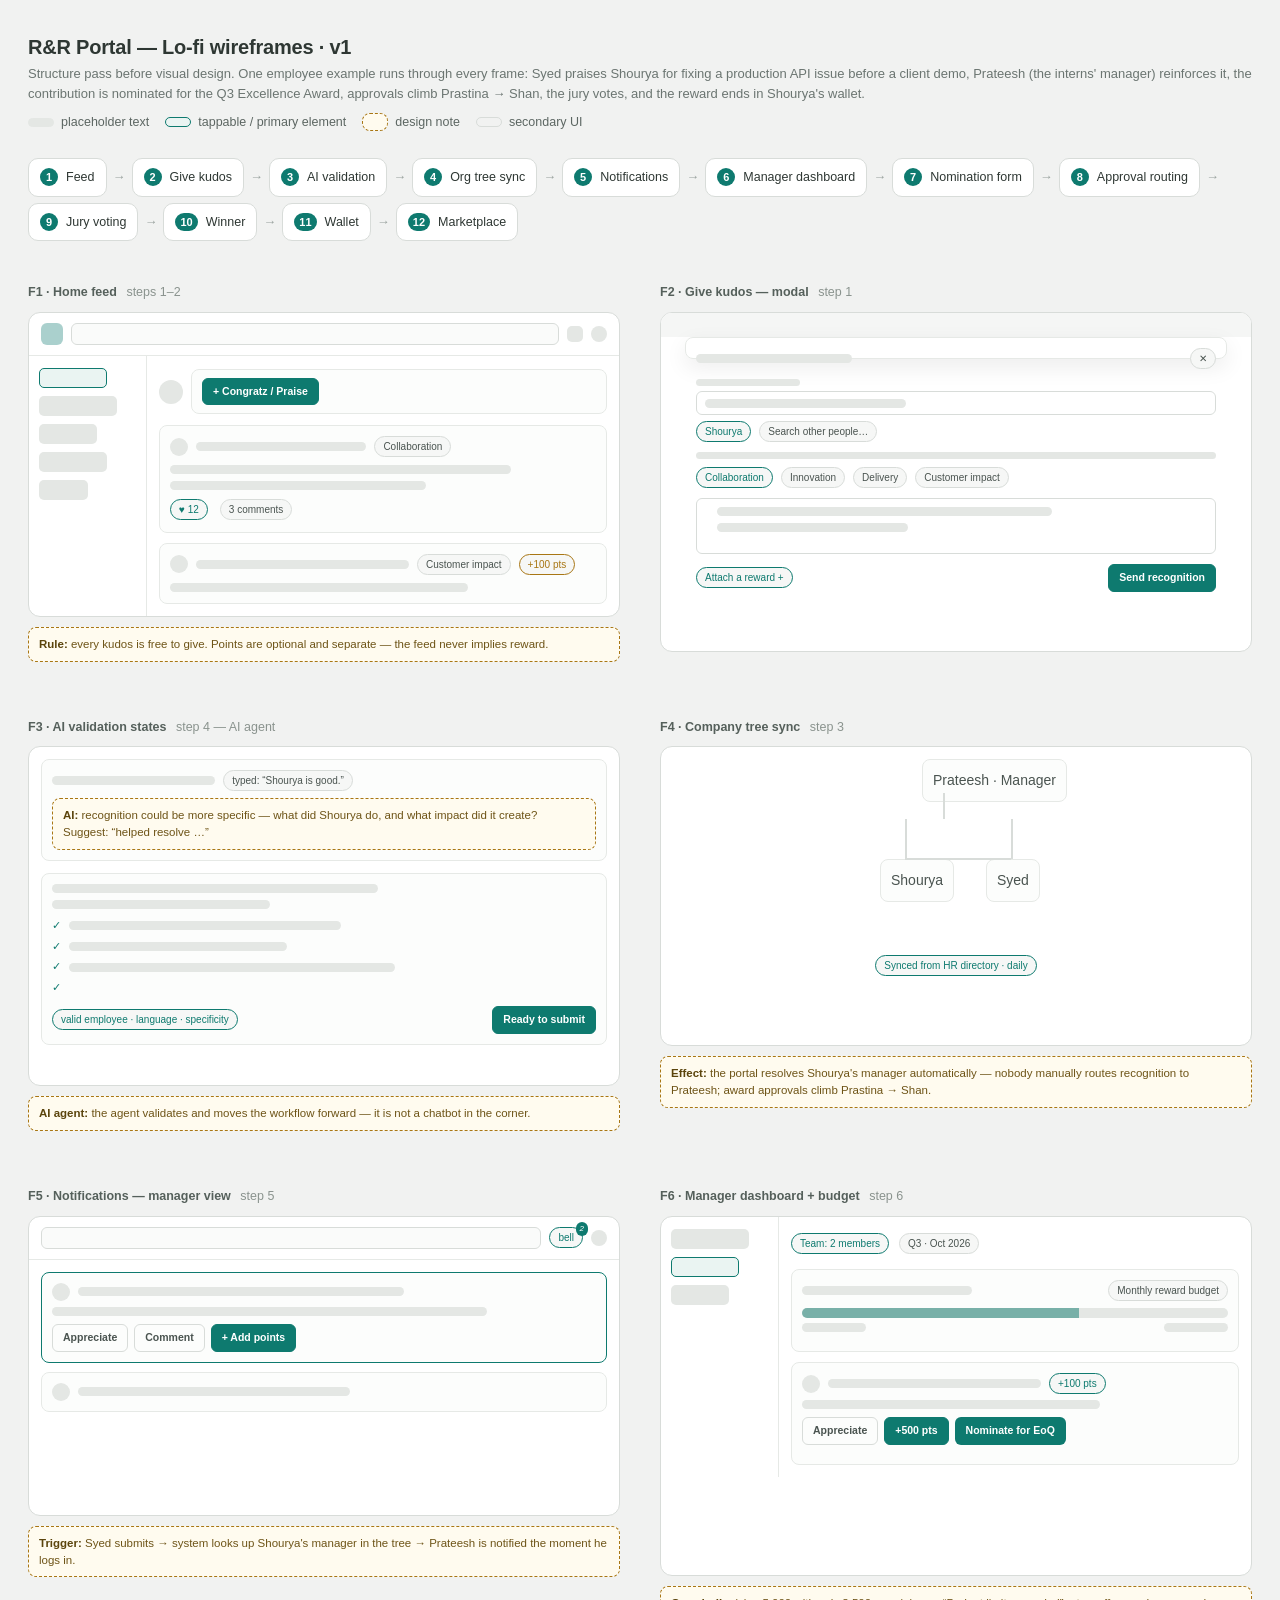
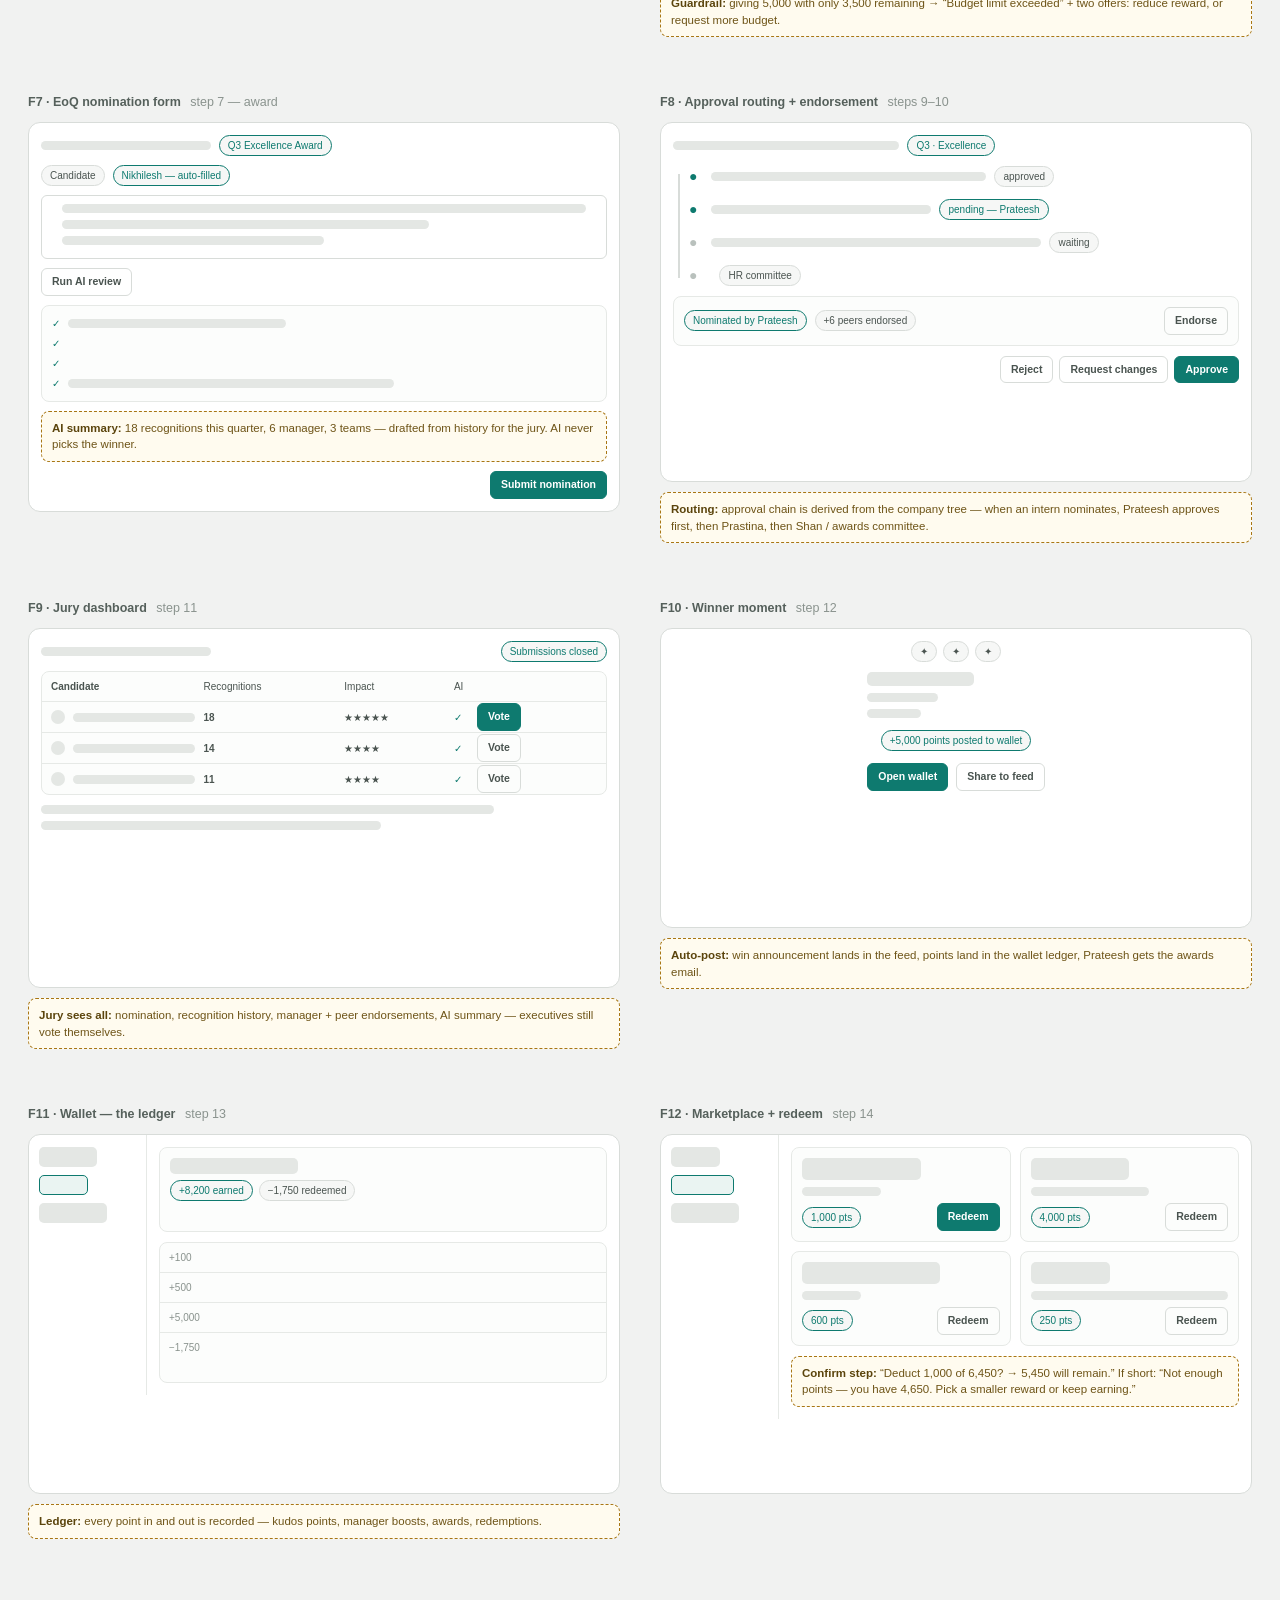
<file: rr-wireframes.html>
<!DOCTYPE html>
<html lang="en" dir="ltr">
<head>
<meta charset="utf-8">
<meta name="viewport" content="width=device-width, initial-scale=1">
<title>R&R Portal — Lo-fi Wireframes v1</title>
<style>
  :root{
    --canvas:#F1F2F1;
    --frame:#FFFFFF;
    --edge:#D8DCD9;
    --line:#E6E9E6;
    --bar:#E4E7E4;
    --txt:#4A5450;
    --txt-dark:#2E3733;
    --tap:#0E7A6F;
    --note:#A87614;
    --paper:#FFFBEF;
  }
  *{box-sizing:border-box;margin:0;padding:0}
  body{
    background:var(--canvas);
    color:var(--txt);
    font:400 14px/1.5 -apple-system,"Segoe UI",Roboto,"Helvetica Neue",Arial,sans-serif;
    padding:32px 28px 80px;
  }
  /* ---------- page header ---------- */
  .head{max-width:1480px;margin:0 auto 10px}
  .head h1{
    font-size:20px;font-weight:700;color:var(--txt-dark);letter-spacing:-.01em;
  }
  .head p{margin-top:2px;font-size:13px;color:#6B7571}
  .legend{display:flex;gap:16px;flex-wrap:wrap;margin-top:10px;font-size:12.5px}
  .legend span{display:flex;align-items:center;gap:7px;color:#5C6662}
  .sw{display:inline-block;width:26px;height:10px;border-radius:99px;border:1.5px solid var(--edge)}
  .sw.tap{border-color:var(--tap);background:#EAF4F2}
  .sw.note{border:1.5px dashed var(--note);background:var(--paper)}
  .sw.bar{background:var(--bar);border-color:var(--bar)}
  /* ---------- flow map ---------- */
  .flowmap{
    display:flex;align-items:center;gap:6px;flex-wrap:wrap;
    max-width:1480px;margin:26px auto 42px;
  }
  .fstep{
    display:flex;align-items:center;gap:8px;
    background:var(--frame);border:1px solid var(--edge);border-radius:10px;
    padding:9px 11px;font-size:12.5px;color:var(--txt-dark);white-space:nowrap;
  }
  .fstep b{
    font-size:11px;color:#fff;background:var(--tap);border-radius:99px;
    min-width:18px;height:18px;display:flex;align-items:center;justify-content:center;
    padding:0 5px;font-weight:700;
  }
  .arr{color:#9AA39F;font-size:13px}
  /* ---------- frames board ---------- */
  .board{
    max-width:1480px;margin:0 auto;display:grid;
    grid-template-columns:repeat(auto-fill,minmax(430px,1fr));
    gap:56px 40px;align-items:start;
  }
  .fr{display:block}
  .fr figcaption{
    font-size:12.5px;font-weight:600;color:#55605B;margin-bottom:10px;
  }
  .fr figcaption em{font-style:normal;font-weight:400;color:#8A938E;margin-left:6px}
  .win{
    background:var(--frame);border:1px solid var(--edge);border-radius:12px;
    min-height:300px;position:relative;overflow:hidden;
  }
  /* lo-fi atoms */
  .bar{height:9px;border-radius:5px;background:var(--bar)}
  .w20{width:20%}.w30{width:30%}.w40{width:40%}.w50{width:50%}
  .w60{width:60%}.w70{width:70%}.w80{width:80%}.w100{width:100%}
  .bars{display:grid;gap:7px;padding:0 12px}
  .dot{width:24px;height:24px;border-radius:50%;background:var(--bar);flex:none}
  .chip{
    display:inline-block;font-size:10px;color:var(--txt);
    border:1px solid var(--edge);border-radius:99px;padding:2px 8px;background:#F6F7F6;
  }
  .chip.tap{color:var(--tap);border-color:var(--tap)}
  .btn{
    display:inline-block;font-size:10.5px;font-weight:600;
    border:1px solid var(--edge);border-radius:6px;padding:5px 10px;color:var(--txt);
    background:#F6F7F6;
  }
  .btn.tap{background:var(--tap);border-color:var(--tap);color:#fff}
  .btn.ghost{background:transparent}
  .row{display:flex;align-items:center;gap:8px}
  .pad{padding:12px}
  /* fake chrome */
  .topbar{
    display:flex;align-items:center;gap:8px;padding:10px 12px;
    border-bottom:1px solid var(--line);
  }
  .logo{
    width:22px;height:22px;border-radius:6px;background:var(--tap);opacity:.35;flex:none;
  }
  .search{flex:1;height:22px;border:1px solid var(--edge);border-radius:6px;background:#FAFBFA}
  .side{
    width:118px;flex:none;border-right:1px solid var(--line);
    padding:12px 10px;display:grid;gap:8px;align-content:start;
    min-height:260px;
  }
  .navitem{height:20px;border-radius:5px;background:var(--bar)}
  .navitem.tap{background:#EAF4F2;border:1px solid var(--tap)}
  .split{display:flex}
  .grow{flex:1;min-width:0}
  /* cards */
  .card{
    border:1px solid var(--line);border-radius:8px;padding:10px;background:#FCFDFC;
  }
  /* notes */
  .note{
    border:1.5px dashed var(--note);background:var(--paper);border-radius:8px;
    padding:8px 10px;font-size:11.5px;color:#6E5417;line-height:1.45;
  }
  .note b{color:#5B440C}
  .fr .note{margin-top:10px}
  .win > .note{position:absolute}
</style>
</head>
<body>

<div class="head">
  <h1>R&amp;R Portal — Lo-fi wireframes · v1</h1>
  <p>Structure pass before visual design. One employee example runs through every frame:
     Syed praises Shourya for fixing a production API issue before a client demo,
     Prateesh (the interns' manager) reinforces it, the contribution is nominated for the Q3
     Excellence Award, approvals climb Prastina → Shan, the jury votes, and the reward ends in Shourya's wallet.</p>
  <div class="legend">
    <span><i class="sw bar"></i> placeholder text</span>
    <span><i class="sw tap"></i> tappable / primary element</span>
    <span><i class="sw note"></i> design note</span>
    <span><i class="sw"></i> secondary UI</span>
  </div>
</div>

<div class="flowmap">
  <span class="fstep"><b>1</b> Feed</span><span class="arr">→</span>
  <span class="fstep"><b>2</b> Give kudos</span><span class="arr">→</span>
  <span class="fstep"><b>3</b> AI validation</span><span class="arr">→</span>
  <span class="fstep"><b>4</b> Org tree sync</span><span class="arr">→</span>
  <span class="fstep"><b>5</b> Notifications</span><span class="arr">→</span>
  <span class="fstep"><b>6</b> Manager dashboard</span><span class="arr">→</span>
  <span class="fstep"><b>7</b> Nomination form</span><span class="arr">→</span>
  <span class="fstep"><b>8</b> Approval routing</span><span class="arr">→</span>
  <span class="fstep"><b>9</b> Jury voting</span><span class="arr">→</span>
  <span class="fstep"><b>10</b> Winner</span><span class="arr">→</span>
  <span class="fstep"><b>11</b> Wallet</span><span class="arr">→</span>
  <span class="fstep"><b>12</b> Marketplace</span>
</div>

<div class="board">

  <figure class="fr">
    <figcaption>F1 · Home feed <em>steps 1–2</em></figcaption>
    <div class="win">
      <div class="topbar">
        <i class="logo"></i>
        <div class="search"></div>
        <i class="dot" style="width:16px;height:16px;border-radius:5px"></i>
        <i class="dot" style="width:16px;height:16px"></i>
      </div>
      <div class="split">
        <div class="side">
          <div class="navitem tap" style="width:70%"></div>
          <div class="navitem w80"></div>
          <div class="navitem w60"></div>
          <div class="navitem w70"></div>
          <div class="navitem w50"></div>
        </div>
        <div class="grow pad" style="display:grid;gap:10px">
          <div class="row">
            <i class="dot"></i>
            <div class="card grow" style="padding:8px 10px">
              <span class="btn tap">+ Congratz / Praise</span>
            </div>
          </div>
          <div class="card">
            <div class="row" style="margin-bottom:8px">
              <i class="dot" style="width:18px;height:18px"></i>
              <span class="bar w40"></span>
              <span class="chip">Collaboration</span>
            </div>
            <div class="bars" style="padding:0">
              <span class="bar w80"></span>
              <span class="bar w60"></span>
            </div>
            <div class="row" style="margin-top:9px;gap:12px">
              <span class="chip tap">♥ 12</span>
              <span class="chip">3 comments</span>
            </div>
          </div>
          <div class="card">
            <div class="row" style="margin-bottom:8px">
              <i class="dot" style="width:18px;height:18px"></i>
              <span class="bar w50"></span>
              <span class="chip">Customer impact</span>
              <span class="chip" style="border-color:var(--note);color:var(--note)">+100 pts</span>
            </div>
            <div class="bars" style="padding:0"><span class="bar w70"></span></div>
          </div>
        </div>
      </div>
    </div>
    <div class="note"><b>Rule:</b> every kudos is free to give. Points are optional and separate — the feed never implies reward.</div>
  </figure>

  <figure class="fr">
    <figcaption>F2 · Give kudos — modal <em>step 1</em></figcaption>
    <div class="win" style="min-height:340px">
      <div class="pad" style="background:var(--frame);height:100%;position:relative">
        <div style="position:absolute;inset:0;background:#EDEFED;opacity:.55"></div>
        <div class="card" style="position:absolute;inset:24px;background:#fff;box-shadow:0 8px 22px rgba(0,0,0,.08)">
          <div class="row" style="justify-content:space-between;margin-bottom:10px">
            <span class="bar w30"></span><span class="chip">✕</span>
          </div>
          <div class="bars" style="padding:0;margin-bottom:5px"><span class="bar w20" style="height:7px"></span></div>
          <div style="height:24px;border:1px solid var(--edge);border-radius:6px;display:flex;align-items:center;padding:0 8px;margin-bottom:6px"><span class="bar w40"></span></div>
          <div class="row" style="margin-bottom:6px">
            <span class="chip tap">Shourya</span><span class="chip">Search other people…</span>
          </div>
          <div class="bars" style="padding:0;margin-bottom:8px;margin-top:10px"><span class="bar w25" style="height:7px"></span></div>
          <div class="row" style="flex-wrap:wrap">
            <span class="chip tap">Collaboration</span>
            <span class="chip">Innovation</span>
            <span class="chip">Delivery</span>
            <span class="chip">Customer impact</span>
          </div>
          <div style="height:56px;border:1px solid var(--edge);border-radius:6px;margin-top:10px;padding:8px">
            <div class="bars"><span class="bar w70"></span><span class="bar w40"></span></div>
          </div>
          <div class="row" style="justify-content:space-between;margin-top:10px">
            <span class="chip" style="border-color:var(--tap);color:var(--tap)">Attach a reward +</span>
            <span class="btn tap">Send recognition</span>
          </div>
        </div>
      </div>
    </div>
  </figure>

  <figure class="fr">
    <figcaption>F3 · AI validation states <em>step 4 — AI agent</em></figcaption>
    <div class="win" style="min-height:340px">
      <div class="pad" style="display:grid;gap:12px">
        <div class="card">
          <div class="row" style="margin-bottom:7px"><span class="bar w30"></span><span class="chip">typed: “Shourya is good.”</span></div>
          <div class="note" style="margin:0">
            <b>AI:</b> recognition could be more specific — what did Shourya do, and what impact did it create? Suggest: “helped resolve …”
          </div>
        </div>
        <div class="card">
          <div class="bars" style="padding:0;margin-bottom:9px"><span class="bar w60"></span><span class="bar w40"></span></div>
          <div style="display:grid;gap:5px;font-size:10.5px;color:var(--txt)">
            <div class="row"><span style="color:var(--tap)">✓</span><span class="bar w50"></span></div>
            <div class="row"><span style="color:var(--tap)">✓</span><span class="bar w40"></span></div>
            <div class="row"><span style="color:var(--tap)">✓</span><span class="bar w60"></span></div>
            <div class="row"><span style="color:var(--tap)">✓</span><span class="bar w35"></span></div>
          </div>
          <div class="row" style="margin-top:10px;justify-content:space-between">
            <span class="chip tap">valid employee · language · specificity</span>
            <span class="btn tap">Ready to submit</span>
          </div>
        </div>
      </div>
    </div>
    <div class="note"><b>AI agent:</b> the agent validates and moves the workflow forward — it is not a chatbot in the corner.</div>
  </figure>

  <figure class="fr">
    <figcaption>F4 · Company tree sync <em>step 3</em></figcaption>
    <div class="win">
      <div class="pad" style="display:grid;place-items:center;position:relative;height:100%">
        <div style="position:relative;width:280px;height:190px">
          <span style="position:absolute;left:106px;top:0" class="card">Prateesh · Manager</span>
          <span style="position:absolute;left:64px;top:100px" class="card">Shourya</span>
          <span style="position:absolute;left:170px;top:100px" class="card">Syed</span>
          <span style="position:absolute;left:127px;top:34px;height:26px;width:1.5px;background:var(--edge)"></span>
          <span style="position:absolute;left:89px;top:60px;height:40px;width:1.5px;background:var(--edge)"></span>
          <span style="position:absolute;left:195px;top:60px;height:40px;width:1.5px;background:var(--edge)"></span>
          <span style="position:absolute;left:89px;top:99px;width:106px;height:1.5px;background:var(--edge)"></span>
        </div>
        <span class="chip tap" style="margin-top:6px">Synced from HR directory · daily</span>
      </div>
    </div>
    <div class="note"><b>Effect:</b> the portal resolves Shourya's manager automatically — nobody manually routes recognition to Prateesh; award approvals climb Prastina → Shan.</div>
  </figure>

  <figure class="fr">
    <figcaption>F5 · Notifications — manager view <em>step 5</em></figcaption>
    <div class="win">
      <div class="topbar">
        <div class="search"></div>
        <span class="chip tap" style="position:relative">bell <i style="position:absolute;top:-6px;right:-6px;background:var(--tap);color:#fff;font-size:8px;border-radius:99px;padding:1px 4px">2</i></span>
        <i class="dot" style="width:16px;height:16px"></i>
      </div>
      <div class="pad" style="display:grid;gap:9px">
        <div class="card" style="border-color:var(--tap)">
          <div class="row" style="margin-bottom:6px">
            <i class="dot" style="width:18px;height:18px"></i>
            <span class="bar w60"></span>
          </div>
          <div class="bars" style="padding:0"><span class="bar w80"></span></div>
          <div class="row" style="margin-top:8px;gap:6px">
            <span class="btn ghost">Appreciate</span>
            <span class="btn ghost">Comment</span>
            <span class="btn tap">+ Add points</span>
          </div>
        </div>
        <div class="card">
          <div class="row"><i class="dot" style="width:18px;height:18px"></i><span class="bar w50"></span></div>
        </div>
      </div>
    </div>
    <div class="note"><b>Trigger:</b> Syed submits → system looks up Shourya's manager in the tree → Prateesh is notified the moment he logs in.</div>
  </figure>

  <figure class="fr">
    <figcaption>F6 · Manager dashboard + budget <em>step 6</em></figcaption>
    <div class="win" style="min-height:360px">
      <div class="split">
        <div class="side">
          <div class="navitem w80"></div>
          <div class="navitem tap" style="width:70%"></div>
          <div class="navitem w60"></div>
        </div>
        <div class="grow pad" style="display:grid;gap:10px">
          <div class="row" style="gap:10px">
            <span class="chip tap">Team: 2 members</span>
            <span class="chip">Q3 · Oct 2026</span>
          </div>
          <div class="card">
            <div class="row" style="justify-content:space-between;margin-bottom:7px">
              <span class="bar w40"></span><span class="chip">Monthly reward budget</span>
            </div>
            <div style="height:10px;border-radius:99px;background:var(--bar);overflow:hidden">
              <div style="width:65%;height:100%;background:var(--tap);opacity:.5"></div>
            </div>
            <div class="row" style="justify-content:space-between;font-size:9.5px;color:#8A938E;margin-top:5px">
              <span class="bar" style="width:15%"></span>
              <span class="bar" style="width:15%"></span>
            </div>
          </div>
          <div class="card">
            <div class="row" style="margin-bottom:6px">
              <i class="dot" style="width:18px;height:18px"></i>
              <span class="bar w50"></span><span class="chip tap">+100 pts</span>
            </div>
            <div class="bars" style="padding:0"><span class="bar w70"></span></div>
            <div class="row" style="margin-top:8px;gap:6px">
              <span class="btn ghost">Appreciate</span>
              <span class="btn tap">+500 pts</span>
              <span class="btn tap" style="border-style:dashed">Nominate for EoQ</span>
            </div>
          </div>
        </div>
      </div>
    </div>
    <div class="note"><b>Guardrail:</b> giving 5,000 with only 3,500 remaining → “Budget limit exceeded” + two offers: reduce reward, or request more budget.</div>
  </figure>

  <figure class="fr">
    <figcaption>F7 · EoQ nomination form <em>step 7 — award</em></figcaption>
    <div class="win" style="min-height:360px">
      <div class="pad" style="display:grid;gap:9px">
        <div class="row" style="gap:8px"><span class="bar w30"></span><span class="chip tap">Q3 Excellence Award</span></div>
        <div class="row" style="gap:8px">
          <span class="chip">Candidate</span>
          <span class="chip tap">Nikhilesh — auto-filled</span>
        </div>
        <div style="height:64px;border:1px solid var(--edge);border-radius:6px;padding:8px">
          <div class="bars"><span class="bar w90"></span><span class="bar w70"></span><span class="bar w50"></span></div>
        </div>
        <div class="row">
          <span class="btn ghost">Run AI review</span>
        </div>
        <div class="card">
          <div style="display:grid;gap:5px;font-size:10px">
            <div class="row"><span style="color:var(--tap)">✓</span><span class="bar w40"></span></div>
            <div class="row"><span style="color:var(--tap)">✓</span><span class="bar w55"></span></div>
            <div class="row"><span style="color:var(--tap)">✓</span><span class="bar w45"></span></div>
            <div class="row"><span style="color:var(--tap)">✓</span><span class="bar w60"></span></div>
          </div>
        </div>
        <div class="note" style="margin:0">
          <b>AI summary:</b> 18 recognitions this quarter, 6 manager, 3 teams — drafted from history for the jury. AI never picks the winner.
        </div>
        <div class="row" style="justify-content:end"><span class="btn tap">Submit nomination</span></div>
      </div>
    </div>
  </figure>

  <figure class="fr">
    <figcaption>F8 · Approval routing + endorsement <em>steps 9–10</em></figcaption>
    <div class="win" style="min-height:360px">
      <div class="pad" style="display:grid;gap:10px">
        <div class="row"><span class="bar w40"></span><span class="chip tap">Q3 · Excellence</span></div>
        <div style="display:grid;gap:0;position:relative;padding-left:16px">
          <span style="position:absolute;left:5px;top:8px;bottom:8px;width:1.5px;background:var(--edge)"></span>
          <div class="row" style="margin-bottom:12px"><span style="color:var(--tap);margin-right:6px">●</span><span class="bar w50"></span><span class="chip">approved</span></div>
          <div class="row" style="margin-bottom:12px"><span style="color:var(--tap);margin-right:6px">●</span><span class="bar w40"></span><span class="chip tap">pending — Prateesh</span></div>
          <div class="row" style="margin-bottom:12px"><span style="color:#B9C1BD;margin-right:6px">●</span><span class="bar w60"></span><span class="chip">waiting</span></div>
          <div class="row"><span style="color:#B9C1BD;margin-right:6px">●</span><span class="bar w45"></span><span class="chip">HR committee</span></div>
        </div>
        <div class="card">
          <div class="row" style="justify-content:space-between">
            <div class="row">
              <span class="chip tap">Nominated by Prateesh</span>
              <span class="chip">+6 peers endorsed</span>
            </div>
            <span class="btn ghost">Endorse</span>
          </div>
        </div>
        <div class="row" style="gap:6px;justify-content:end">
          <span class="btn ghost">Reject</span>
          <span class="btn ghost">Request changes</span>
          <span class="btn tap">Approve</span>
        </div>
      </div>
    </div>
    <div class="note"><b>Routing:</b> approval chain is derived from the company tree — when an intern nominates, Prateesh approves first, then Prastina, then Shan / awards committee.</div>
  </figure>

  <figure class="fr">
    <figcaption>F9 · Jury dashboard <em>step 11</em></figcaption>
    <div class="win" style="min-height:360px">
      <div class="pad">
        <div class="row" style="justify-content:space-between;margin-bottom:9px">
          <span class="bar w30"></span>
          <span class="chip tap">Submissions closed</span>
        </div>
        <div class="card" style="padding:0;overflow:hidden">
          <table style="width:100%;border-collapse:collapse;font-size:10px;color:var(--txt)">
            <tr style="border-bottom:1px solid var(--line);text-align:left">
              <td style="padding:7px 9px"><b>Candidate</b></td>
              <td>Recognitions</td><td>Impact</td><td>AI</td><td></td>
            </tr>
            <tr style="border-bottom:1px solid var(--line)">
              <td style="padding:8px 9px"><div class="row"><i class="dot" style="width:14px;height:14px"></i><span class="bar w60" style="flex:1"></span></div></td>
              <td><b>18</b></td><td>★★★★★</td><td style="color:var(--tap)">✓</td>
              <td style="padding-right:9px"><span class="btn tap">Vote</span></td>
            </tr>
            <tr style="border-bottom:1px solid var(--line)">
              <td style="padding:8px 9px"><div class="row"><i class="dot" style="width:14px;height:14px"></i><span class="bar w40" style="flex:1"></span></div></td>
              <td><b>14</b></td><td>★★★★</td><td style="color:var(--tap)">✓</td>
              <td style="padding-right:9px"><span class="btn ghost">Vote</span></td>
            </tr>
            <tr>
              <td style="padding:8px 9px"><div class="row"><i class="dot" style="width:14px;height:14px"></i><span class="bar w70" style="flex:1"></span></div></td>
              <td><b>11</b></td><td>★★★★</td><td style="color:var(--tap)">✓</td>
              <td style="padding-right:9px"><span class="btn ghost">Vote</span></td>
            </tr>
          </table>
        </div>
        <div class="bars" style="padding:0;margin-top:10px">
          <span class="bar w80"></span><span class="bar w60"></span>
        </div>
      </div>
    </div>
    <div class="note"><b>Jury sees all:</b> nomination, recognition history, manager + peer endorsements, AI summary — executives still vote themselves.</div>
  </figure>

  <figure class="fr">
    <figcaption>F10 · Winner moment <em>step 12</em></figcaption>
    <div class="win">
      <div class="pad" style="display:grid;place-items:center;text-align:center;height:100%;position:relative">
        <div>
          <div class="row" style="justify-content:center;gap:6px;margin-bottom:10px">
            <span class="chip">✦</span><span class="chip">✦</span><span class="chip">✦</span>
          </div>
          <div class="bars" style="padding:0;max-width:240px;margin:0 auto">
            <span class="bar w60" style="height:14px"></span>
            <span class="bar w40"></span>
            <span class="bar w30"></span>
          </div>
          <span class="chip tap" style="margin-top:12px">+5,000 points posted to wallet</span>
          <div class="row" style="justify-content:center;margin-top:12px">
            <span class="btn tap">Open wallet</span>
            <span class="btn ghost">Share to feed</span>
          </div>
        </div>
      </div>
    </div>
    <div class="note"><b>Auto-post:</b> win announcement lands in the feed, points land in the wallet ledger, Prateesh gets the awards email.</div>
  </figure>

  <figure class="fr">
    <figcaption>F11 · Wallet — the ledger <em>step 13</em></figcaption>
    <div class="win" style="min-height:360px">
      <div class="split">
        <div class="side">
          <div class="navitem w60"></div>
          <div class="navitem tap" style="width:50%"></div>
          <div class="navitem w70"></div>
        </div>
        <div class="grow pad" style="display:grid;gap:10px">
          <div class="card">
            <div class="bars" style="padding:0;margin-bottom:6px"><span class="bar w30" style="height:16px"></span></div>
            <div class="row" style="gap:6px">
              <span class="chip tap">+8,200 earned</span>
              <span class="chip">−1,750 redeemed</span>
            </div>
          </div>
          <div class="card" style="padding:0">
            <table style="width:100%;border-collapse:collapse;font-size:10px;color:var(--txt)">
              <tr><td style="padding:7px 9px;color:#8A938E">+100</td><td><span class="bar w50"></span></td></tr>
              <tr style="border-top:1px solid var(--line)"><td style="padding:7px 9px;color:#8A938E">+500</td><td><span class="bar w40"></span></td></tr>
              <tr style="border-top:1px solid var(--line)"><td style="padding:7px 9px;color:#8A938E">+5,000</td><td><span class="bar w60"></span></td></tr>
              <tr style="border-top:1px solid var(--line)"><td style="padding:7px 9px;color:#8A938E">−1,750</td><td><span class="bar w45"></span></td></tr>
            </table>
          </div>
        </div>
      </div>
    </div>
    <div class="note"><b>Ledger:</b> every point in and out is recorded — kudos points, manager boosts, awards, redemptions.</div>
  </figure>

  <figure class="fr">
    <figcaption>F12 · Marketplace + redeem <em>step 14</em></figcaption>
    <div class="win" style="min-height:360px">
      <div class="split">
        <div class="side">
          <div class="navitem w50"></div>
          <div class="navitem tap" style="width:65%"></div>
          <div class="navitem w70"></div>
        </div>
        <div class="grow pad" style="display:grid;gap:10px">
          <div style="display:grid;grid-template-columns:1fr 1fr;gap:9px">
            <div class="card">
              <div class="bars" style="padding:0;margin-bottom:6px">
                <span class="bar w60" style="height:22px"></span><span class="bar w40"></span>
              </div>
              <div class="row" style="justify-content:space-between;margin-top:7px">
                <span class="chip tap">1,000 pts</span><span class="btn tap">Redeem</span>
              </div>
            </div>
            <div class="card">
              <div class="bars" style="padding:0;margin-bottom:6px">
                <span class="bar w50" style="height:22px"></span><span class="bar w60"></span>
              </div>
              <div class="row" style="justify-content:space-between;margin-top:7px">
                <span class="chip tap">4,000 pts</span><span class="btn ghost">Redeem</span>
              </div>
            </div>
            <div class="card">
              <div class="bars" style="padding:0;margin-bottom:6px">
                <span class="bar w70" style="height:22px"></span><span class="bar w30"></span>
              </div>
              <div class="row" style="justify-content:space-between;margin-top:7px">
                <span class="chip tap">600 pts</span><span class="btn ghost">Redeem</span>
              </div>
            </div>
            <div class="card">
              <div class="bars" style="padding:0;margin-bottom:6px">
                <span class="bar w40" style="height:22px"></span><span class="bar w55"></span>
              </div>
              <div class="row" style="justify-content:space-between;margin-top:7px">
                <span class="chip tap">250 pts</span><span class="btn ghost">Redeem</span>
              </div>
            </div>
          </div>
          <div class="note" style="margin:0">
            <b>Confirm step:</b> “Deduct 1,000 of 6,450? → 5,450 will remain.” If short: “Not enough points — you have 4,650. Pick a smaller reward or keep earning.”
          </div>
        </div>
      </div>
    </div>
  </figure>

</div>

</body>
</html>
</file>
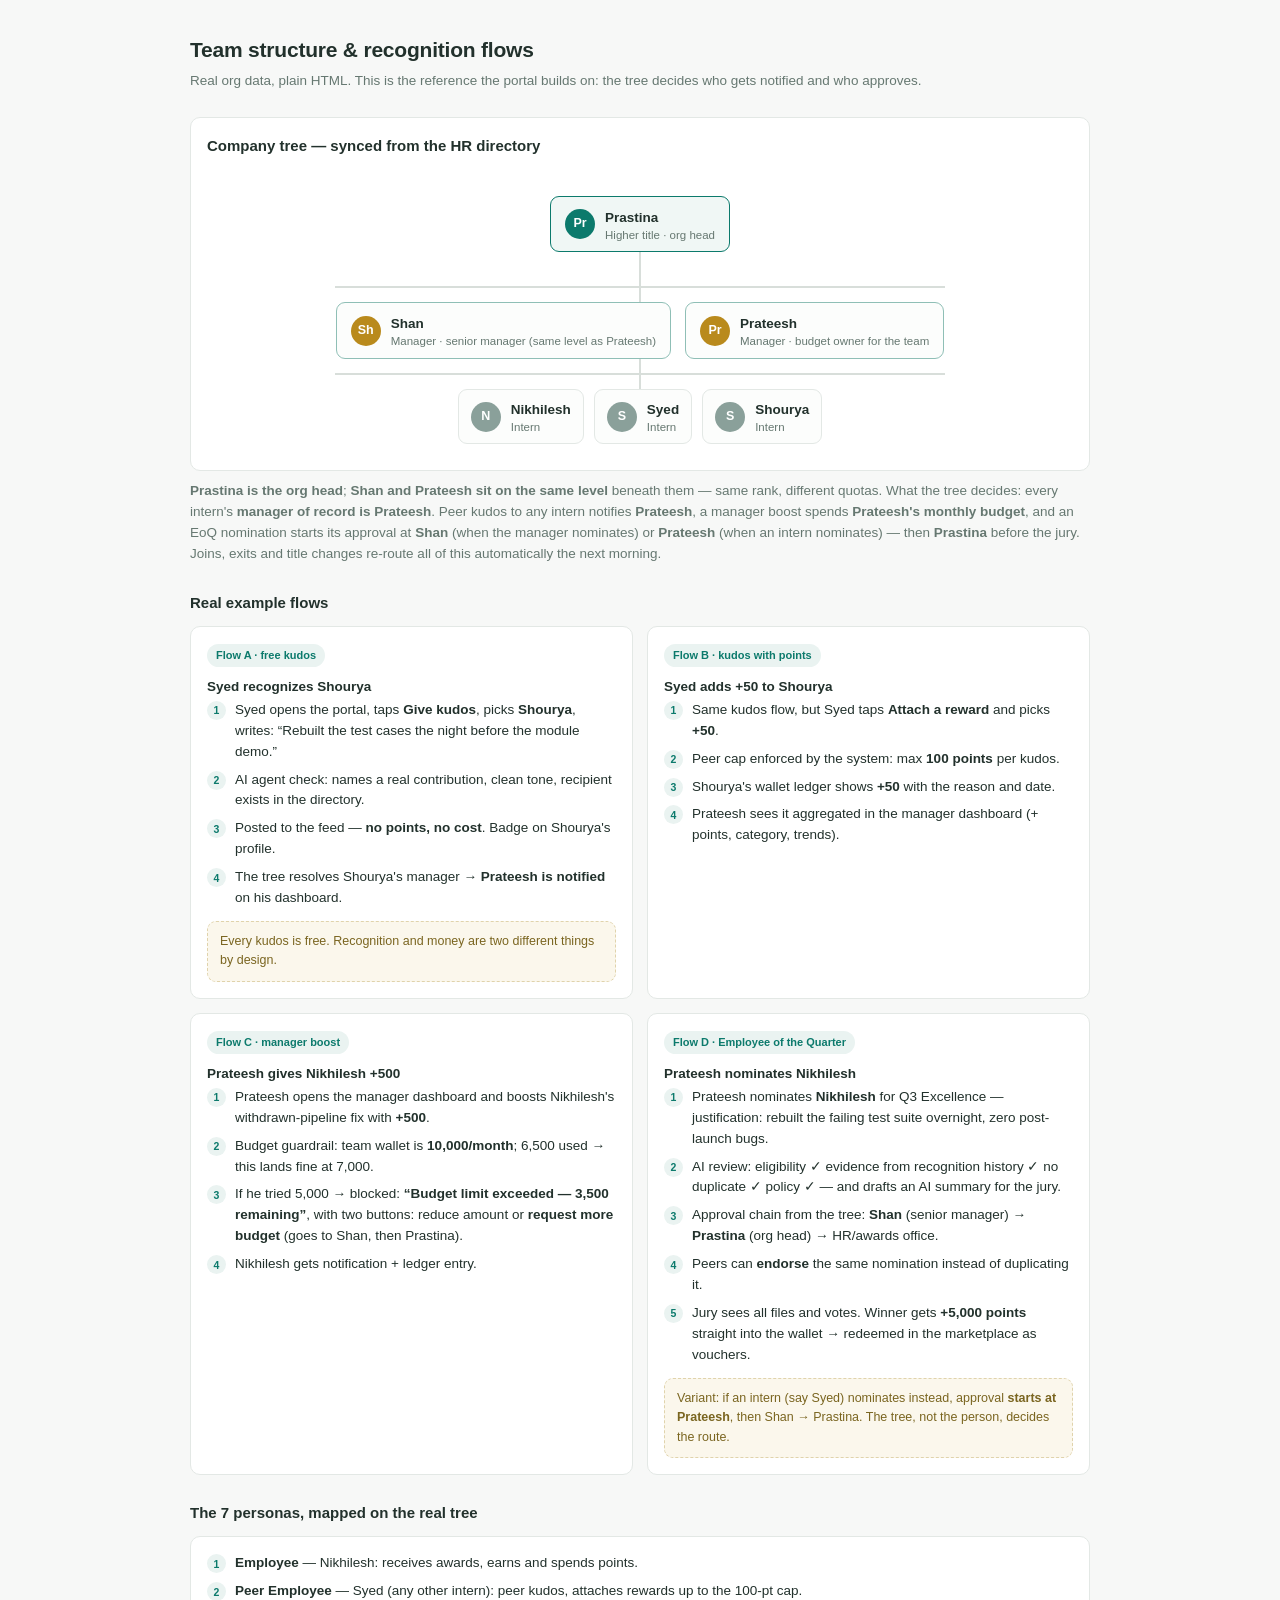
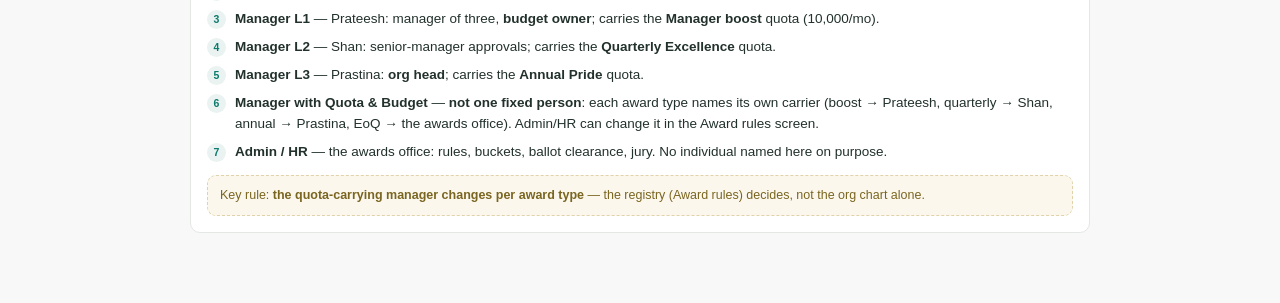
<file: team-structure.html>
<!DOCTYPE html>
<html lang="en">
<head>
<meta charset="utf-8">
<meta name="viewport" content="width=device-width, initial-scale=1">
<title>Team structure &amp; recognition flows — real example</title>
<style>
  *{box-sizing:border-box;margin:0;padding:0}
  body{
    background:#F7F8F7;color:#22312C;
    font:400 14.5px/1.55 -apple-system,"Segoe UI",Roboto,"Helvetica Neue",Arial,sans-serif;
    padding:34px 20px 70px;
  }
  .wrap{max-width:900px;margin:0 auto}
  h1{font-size:21px;letter-spacing:-.01em}
  .sub{color:#667871;margin-top:4px;font-size:13.5px}
  .box{background:#fff;border:1px solid #E3E8E5;border-radius:10px}
  h2{font-size:15px;margin-bottom:12px}
  section{margin-top:26px}
  .pad{padding:16px}

  /* ---- tree ---- */
  .tree{padding:22px 14px 26px}
  .lvl{display:grid;justify-items:center}
  .node{
    display:flex;align-items:center;gap:10px;
    border:1px solid #E3E8E5;background:#FCFDFC;border-radius:9px;
    padding:9px 14px;
  }
  .node.head{border-color:#0C7A6C;background:#F0F7F5}
  .node.mgr{border-color:#8FBFB6}
  .av{
    width:30px;height:30px;border-radius:50%;display:grid;place-items:center;
    font-weight:700;font-size:12.5px;color:#fff;flex:none;
  }
  .av.dark{background:#0C7A6C}
  .av.brown{background:#B98A1C}
  .av.gray{background:#8AA09A}
  .node b{font-size:13.5px}
  .node small{display:block;color:#667871;font-size:11.5px;line-height:1.2}
  .v{width:2px;height:20px;background:#D8DEDA}
  .h{height:2px;background:#D8DEDA;width:auto}
  .connect{display:flex;justify-content:center;width:100%}
  .hline{height:2px;background:#D8DEDA;width:calc(100% - 260px)}
  .vcap{width:2px;height:14px;background:#D8DEDA}
  .interns{
    display:flex;flex-wrap:wrap;justify-content:center;gap:10px;max-width:720px;
  }
  .intern{padding:8px 12px}

  /* ---- flows ---- */
  .flow{padding:16px}
  .flow h3{font-size:13.5px;margin-bottom:2px}
  .flow .tag{display:inline-block;font-size:11px;font-weight:600;border-radius:99px;padding:3px 9px;background:#EAF3F1;color:#0C7A6C;margin-bottom:10px}
  .steps{display:grid;gap:7px}
  .step{display:flex;gap:9px;align-items:flex-start;font-size:13.5px}
  .step i{font-style:normal;flex:none;width:19px;height:19px;border-radius:50%;background:#EAF3F1;color:#0C7A6C;font-size:10.5px;font-weight:700;display:grid;place-items:center;margin-top:1px}
  .who{color:#667871;font-size:12.5px}
  .note{background:#FBF7EC;border:1px dashed #E0D3AC;border-radius:9px;padding:10px 12px;font-size:12.5px;color:#7A6520;margin-top:12px}
  .grid{display:grid;grid-template-columns:1fr 1fr;gap:14px}
  @media (max-width:760px){.grid{grid-template-columns:1fr}}
</style>
</head>
<body>
<div class="wrap">

  <h1>Team structure &amp; recognition flows</h1>
  <p class="sub">Real org data, plain HTML. This is the reference the portal builds on: the tree decides who gets notified and who approves.</p>

  <section>
    <div class="box">
      <h2 class="pad" style="padding-bottom:4px">Company tree — synced from the HR directory</h2>
      <div class="tree">
        <div class="lvl">
          <div class="node head">
            <span class="av dark">Pr</span>
            <span><b>Prastina</b><small>Higher title · org head</small></span>
          </div>
          <div class="v"></div>
          <div class="connect"><span class="vcap"></span></div>
          <div class="connect"><div class="hline"></div></div>
          <div class="connect"><span class="vcap"></span></div>
          <div style="display:flex;gap:14px;justify-content:center;flex-wrap:wrap">
            <div class="node mgr">
              <span class="av brown">Sh</span>
              <span><b>Shan</b><small>Manager · senior manager (same level as Prateesh)</small></span>
            </div>
            <div class="node mgr">
              <span class="av brown">Pr</span>
              <span><b>Prateesh</b><small>Manager · budget owner for the team</small></span>
            </div>
          </div>
          <div class="connect"><span class="vcap"></span></div>
          <div class="connect"><div class="hline"></div></div>
          <div class="connect"><span class="vcap"></span></div>
          <div class="interns">
            <div class="node intern"><span class="av gray">N</span><span><b>Nikhilesh</b><small>Intern</small></span></div>
            <div class="node intern"><span class="av gray">S</span><span><b>Syed</b><small>Intern</small></span></div>
            <div class="node intern"><span class="av gray">S</span><span><b>Shourya</b><small>Intern</small></span></div>
          </div>
        </div>
      </div>
    </div>
    <p class="sub" style="margin-top:10px">
      <b>Prastina is the org head</b>; <b>Shan and Prateesh sit on the same level</b> beneath them — same rank,
      different quotas. What the tree decides: every intern's <b>manager of record is Prateesh</b>. Peer kudos to any
      intern notifies <b>Prateesh</b>, a manager boost spends <b>Prateesh's monthly budget</b>, and an EoQ nomination
      starts its approval at <b>Shan</b> (when the manager nominates) or <b>Prateesh</b> (when an intern nominates) —
      then <b>Prastina</b> before the jury. Joins, exits and title changes re-route all of this automatically the next morning.
    </p>
  </section>

  <section>
    <h2>Real example flows</h2>
    <div class="grid">

      <div class="box">
        <div class="flow">
          <span class="tag">Flow A · free kudos</span>
          <h3>Syed recognizes Shourya</h3>
          <div class="steps">
            <div class="step"><i>1</i><span>Syed opens the portal, taps <b>Give kudos</b>, picks <b>Shourya</b>, writes: “Rebuilt the test cases the night before the module demo.”</span></div>
            <div class="step"><i>2</i><span>AI agent check: names a real contribution, clean tone, recipient exists in the directory.</span></div>
            <div class="step"><i>3</i><span>Posted to the feed — <b>no points, no cost</b>. Badge on Shourya's profile.</span></div>
            <div class="step"><i>4</i><span>The tree resolves Shourya's manager → <b>Prateesh is notified</b> on his dashboard.</span></div>
          </div>
          <div class="note">Every kudos is free. Recognition and money are two different things by design.</div>
        </div>
      </div>

      <div class="box">
        <div class="flow">
          <span class="tag">Flow B · kudos with points</span>
          <h3>Syed adds +50 to Shourya</h3>
          <div class="steps">
            <div class="step"><i>1</i><span>Same kudos flow, but Syed taps <b>Attach a reward</b> and picks <b>+50</b>.</span></div>
            <div class="step"><i>2</i><span>Peer cap enforced by the system: max <b>100 points</b> per kudos.</span></div>
            <div class="step"><i>3</i><span>Shourya's wallet ledger shows <b>+50</b> with the reason and date.</span></div>
            <div class="step"><i>4</i><span>Prateesh sees it aggregated in the manager dashboard (+ points, category, trends).</span></div>
          </div>
        </div>
      </div>

      <div class="box">
        <div class="flow">
          <span class="tag">Flow C · manager boost</span>
          <h3>Prateesh gives Nikhilesh +500</h3>
          <div class="steps">
            <div class="step"><i>1</i><span>Prateesh opens the manager dashboard and boosts Nikhilesh's withdrawn-pipeline fix with <b>+500</b>.</span></div>
            <div class="step"><i>2</i><span>Budget guardrail: team wallet is <b>10,000/month</b>; 6,500 used → this lands fine at 7,000.</span></div>
            <div class="step"><i>3</i><span>If he tried 5,000 → blocked: <b>“Budget limit exceeded — 3,500 remaining”</b>, with two buttons: reduce amount or <b>request more budget</b> (goes to Shan, then Prastina).</span></div>
            <div class="step"><i>4</i><span>Nikhilesh gets notification + ledger entry.</span></div>
          </div>
        </div>
      </div>

      <div class="box">
        <div class="flow">
          <span class="tag">Flow D · Employee of the Quarter</span>
          <h3>Prateesh nominates Nikhilesh</h3>
          <div class="steps">
            <div class="step"><i>1</i><span>Prateesh nominates <b>Nikhilesh</b> for Q3 Excellence — justification: rebuilt the failing test suite overnight, zero post-launch bugs.</span></div>
            <div class="step"><i>2</i><span>AI review: eligibility ✓ evidence from recognition history ✓ no duplicate ✓ policy ✓ — and drafts an AI summary for the jury.</span></div>
            <div class="step"><i>3</i><span>Approval chain from the tree: <b>Shan</b> (senior manager) → <b>Prastina</b> (org head) → HR/awards office.</span></div>
            <div class="step"><i>4</i><span>Peers can <b>endorse</b> the same nomination instead of duplicating it.</span></div>
            <div class="step"><i>5</i><span>Jury sees all files and votes. Winner gets <b>+5,000 points</b> straight into the wallet → redeemed in the marketplace as vouchers.</span></div>
          </div>
          <div class="note">Variant: if an intern (say Syed) nominates instead, approval <b>starts at Prateesh</b>, then Shan → Prastina. The tree, not the person, decides the route.</div>
        </div>
      </div>

    </div>
  </section>

  <section>
    <h2>The 7 personas, mapped on the real tree</h2>
    <div class="box">
      <div class="flow">
        <div class="steps">
          <div class="step"><i>1</i><span><b>Employee</b> — Nikhilesh: receives awards, earns and spends points.</span></div>
          <div class="step"><i>2</i><span><b>Peer Employee</b> — Syed (any other intern): peer kudos, attaches rewards up to the 100-pt cap.</span></div>
          <div class="step"><i>3</i><span><b>Manager L1</b> — Prateesh: manager of three, <b>budget owner</b>; carries the <b>Manager boost</b> quota (10,000/mo).</span></div>
          <div class="step"><i>4</i><span><b>Manager L2</b> — Shan: senior-manager approvals; carries the <b>Quarterly Excellence</b> quota.</span></div>
          <div class="step"><i>5</i><span><b>Manager L3</b> — Prastina: <b>org head</b>; carries the <b>Annual Pride</b> quota.</span></div>
          <div class="step"><i>6</i><span><b>Manager with Quota &amp; Budget</b> — <b>not one fixed person</b>: each award type names its own carrier (boost → Prateesh, quarterly → Shan, annual → Prastina, EoQ → the awards office). Admin/HR can change it in the Award rules screen.</span></div>
          <div class="step"><i>7</i><span><b>Admin / HR</b> — the awards office: rules, buckets, ballot clearance, jury. No individual named here on purpose.</span></div>
        </div>
        <div class="note">Key rule: <b>the quota-carrying manager changes per award type</b> — the registry (Award rules) decides, not the org chart alone.</div>
      </div>
    </div>
  </section>

</div>
</body>
</html>
</file>
